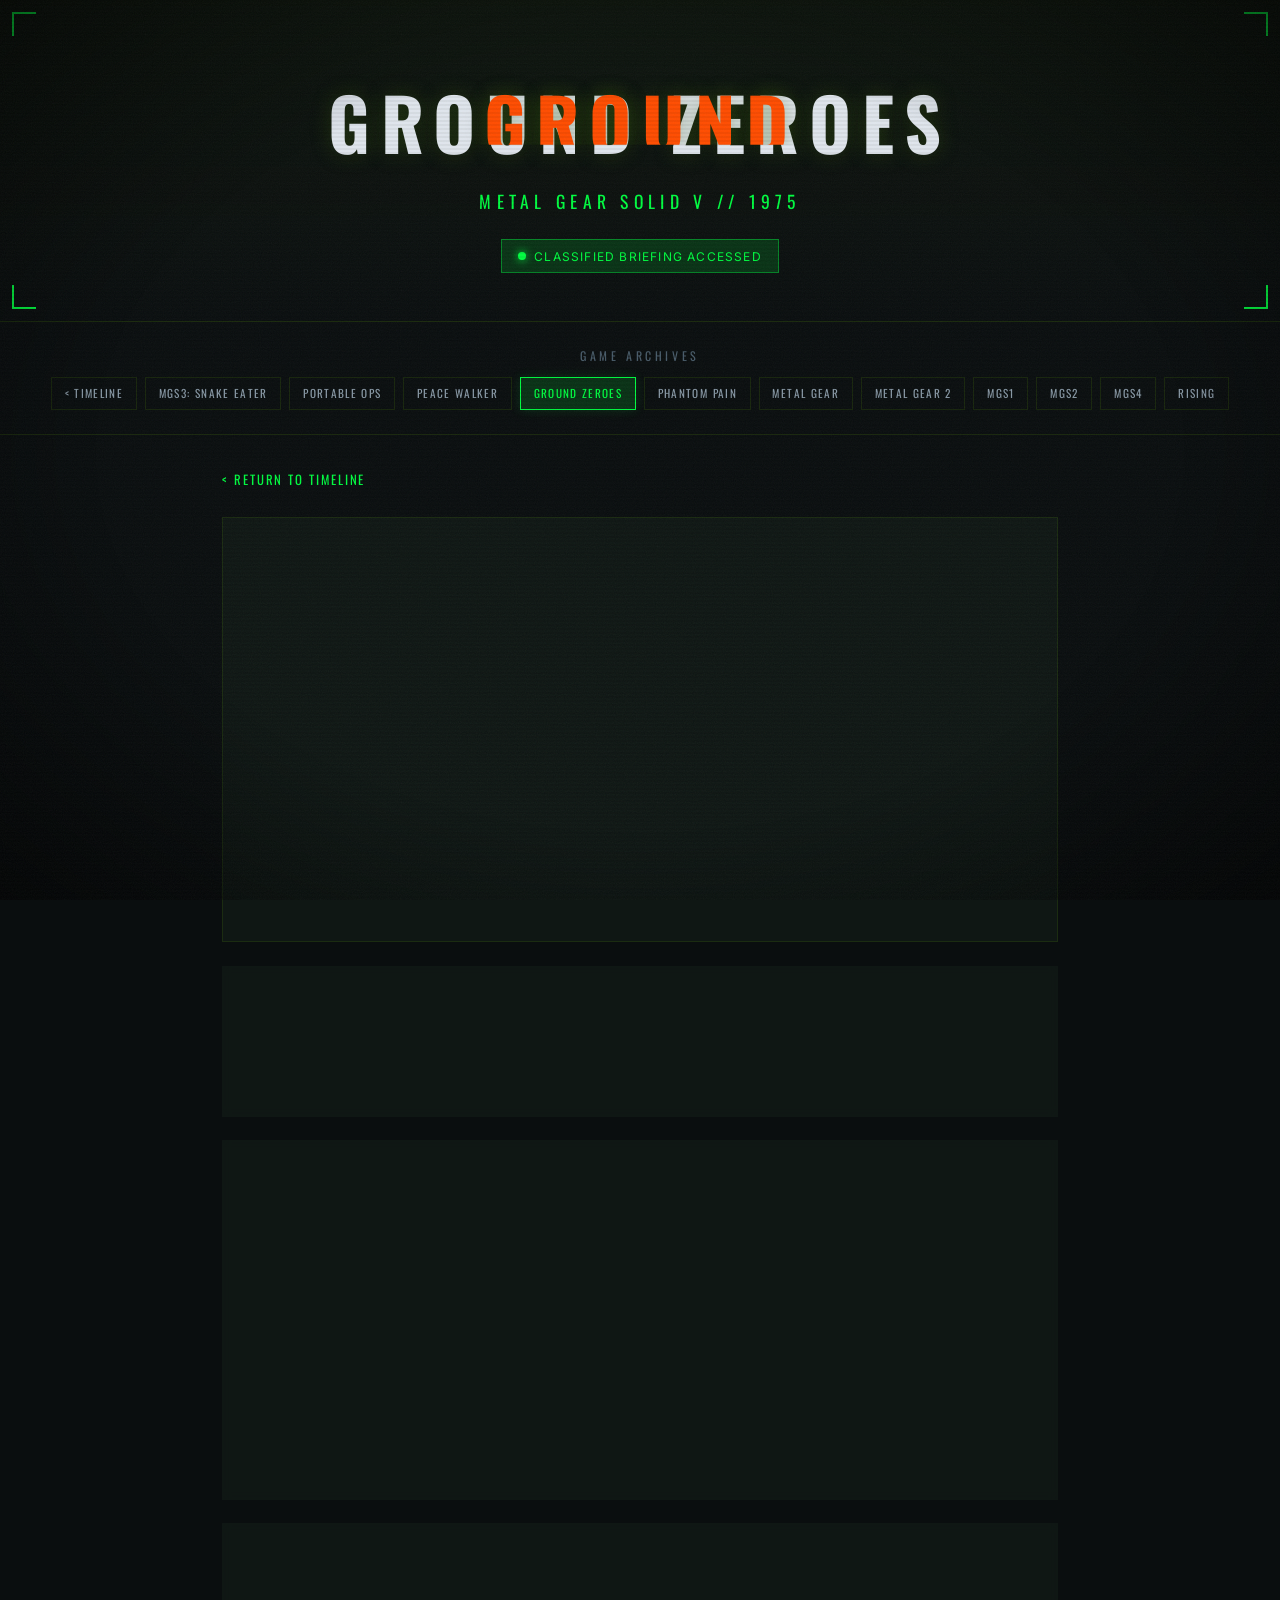
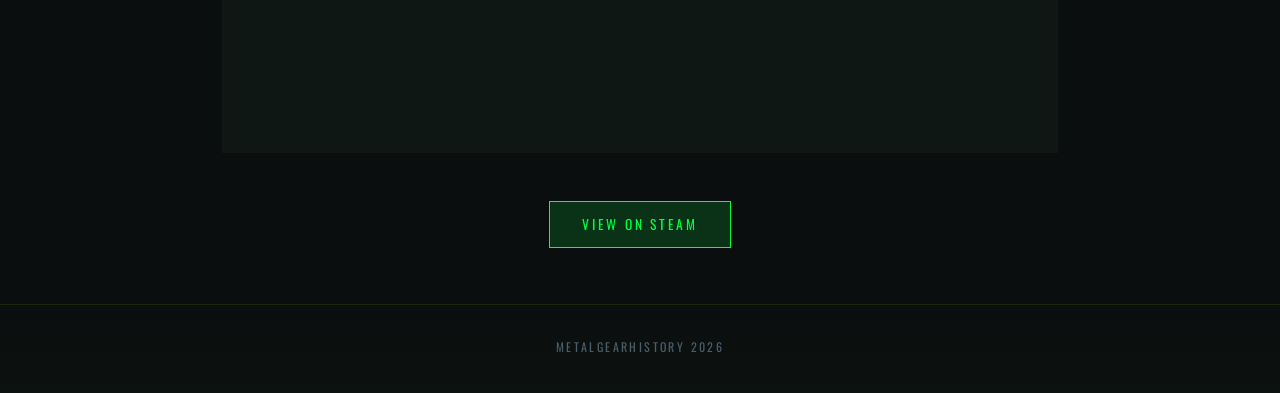
<file: games/ground-zeroes.html>
<!DOCTYPE html>
<html lang="en">
<head>
    <meta charset="UTF-8">
    <meta name="viewport" content="width=device-width, initial-scale=1.0">
    <title>Metal Gear Solid V: Ground Zeroes — MetalGearHistory</title>
    <link rel="preconnect" href="https://fonts.googleapis.com">
    <link rel="preconnect" href="https://fonts.gstatic.com" crossorigin>
    <link href="https://fonts.googleapis.com/css2?family=Oswald:wght@400;500;700&family=Inter:wght@300;400;600&display=swap" rel="stylesheet">
    <link rel="stylesheet" href="../styles.css">
</head>
<body>
    <div class="scanlines"></div>
    <div class="noise"></div>
    <div class="vignette"></div>

    <header class="hud-header" role="banner">
        <div class="hud-header__corner hud-header__corner--tl"></div>
        <div class="hud-header__corner hud-header__corner--tr"></div>
        <div class="hud-header__corner hud-header__corner--bl"></div>
        <div class="hud-header__corner hud-header__corner--br"></div>
        <div class="hud-header__content">
            <h1 class="hud-header__title" data-text="GROUND ZEROES">GROUND ZEROES</h1>
            <p class="hud-header__subtitle">METAL GEAR SOLID V // 1975</p>
            <div class="hud-header__status">
                <span class="status-dot"></span>
                <span class="status-text">CLASSIFIED BRIEFING ACCESSED</span>
            </div>
        </div>
    </header>

    <nav class="game-nav" role="navigation" aria-label="Game pages">
        <div class="game-nav__title">GAME ARCHIVES</div>
        <div class="game-nav__links">
            <a href="../index.html" class="game-nav__link">&lt; TIMELINE</a>
            <a href="mgs3-snake-eater.html" class="game-nav__link">MGS3: Snake Eater</a>
            <a href="portable-ops.html" class="game-nav__link">Portable Ops</a>
            <a href="peace-walker.html" class="game-nav__link">Peace Walker</a>
            <a href="ground-zeroes.html" class="game-nav__link game-nav__link--active">Ground Zeroes</a>
            <a href="phantom-pain.html" class="game-nav__link">Phantom Pain</a>
            <a href="metal-gear.html" class="game-nav__link">Metal Gear</a>
            <a href="metal-gear-2.html" class="game-nav__link">Metal Gear 2</a>
            <a href="metal-gear-solid-1.html" class="game-nav__link">MGS1</a>
            <a href="metal-gear-solid-2.html" class="game-nav__link">MGS2</a>
            <a href="metal-gear-solid-4.html" class="game-nav__link">MGS4</a>
            <a href="rising-revengeance.html" class="game-nav__link">Rising</a>
        </div>
    </nav>

    <main class="game-page" role="main">
        <div class="game-page__back">
            <a href="../index.html" class="hud-link">&lt; RETURN TO TIMELINE</a>
        </div>

        <div class="game-page__content">
            <div class="game-page__trailer">
                <iframe width="100%" height="400" src="https://www.youtube.com/embed/haMLxLbN2WI" title="Metal Gear Solid V: Ground Zeroes Trailer" frameborder="0" allow="accelerometer; autoplay; clipboard-write; encrypted-media; gyroscope; picture-in-picture" allowfullscreen loading="lazy"></iframe>
            </div>

            <div class="knowledge-card">
                <h2 class="knowledge-card__title">Metal Gear Solid V: Ground Zeroes</h2>
                <p class="knowledge-card__operatives">Big Boss // Paz Ortega Andrade // Skull Face</p>
                <div class="knowledge-card__meta">
                    <span class="meta-tag meta-tag--primary">1975</span>
                    <span class="meta-tag meta-tag--primary">Cold War</span>
                    <span class="meta-tag meta-tag--primary">PS3 / PS4 / Xbox 360 / Xbox One / PC</span>
                </div>
            </div>

            <div class="game-page__section">
                <h3 class="game-page__section-title">MISSION BRIEFING</h3>
                <p class="game-page__section-text">
                    Metal Gear Solid V: Ground Zeroes is a 2014 action-adventure stealth game developed by Kojima Productions and published by Konami. Serving as the prologue to Metal Gear Solid V: The Phantom Pain, Ground Zeroes is set in 1975, one year after the events of Peace Walker. The story follows Big Boss and his Militaires Sans Frontières as they are tasked with rescuing two hostages from a Cuban military base: Paz Ortega Andrade, a KGB agent who knows the location of MSF's Mother Base, and Ricardo Valenciano Libre, a child soldier known as Chico. The mission is orchestrated by XOF—a covert CIA black-ops unit commanded by Skull Face—as part of "Operation Skull Face," designed to eliminate Big Boss and seize control of MSF's nuclear stockpile. The game introduced an open-world design, a new stealth mechanic with reactive AI, and a weather cycle system. Despite its short length (approximately 2-3 hours for the main mission), Ground Zeroes was praised for its polished gameplay, stunning graphics powered by the FOX Engine, and its devastating narrative climax that sets the stage for The Phantom Pain.
                </p>
            </div>

            <div class="game-page__section">
                <h3 class="game-page__section-title">SUMMARY</h3>
                <p class="game-page__section-text">
                    In 1975, Big Boss infiltrates Camp Omega in Cuba to rescue hostages Paz and Chico. The mission succeeds tactically but results in a devastating XOF attack on Mother Base. Big Boss and his Medic are critically wounded during the assault. In the aftermath, the Medic undergoes cranial reconstruction and identity rewriting, emerging as Venom Snake—a body double who assumes Big Boss's identity to protect the real Big Boss as he enters a nine-year coma. The destruction of MSF marks the end of Big Boss's first attempt at an independent military state.
                </p>
            </div>

            <div class="game-page__steam">
                <a href="https://store.steampowered.com/app/311340" target="_blank" rel="noopener noreferrer" class="steam-btn">
                    VIEW ON STEAM
                </a>
            </div>
        </div>
    </main>

    <footer class="hud-footer" role="contentinfo">
        <div class="hud-footer__content">
            <p class="hud-footer__text">MetalGearHistory 2026</p>
        </div>
    </footer>

    <script src="../script.js"></script>
</body>
</html>
</file>
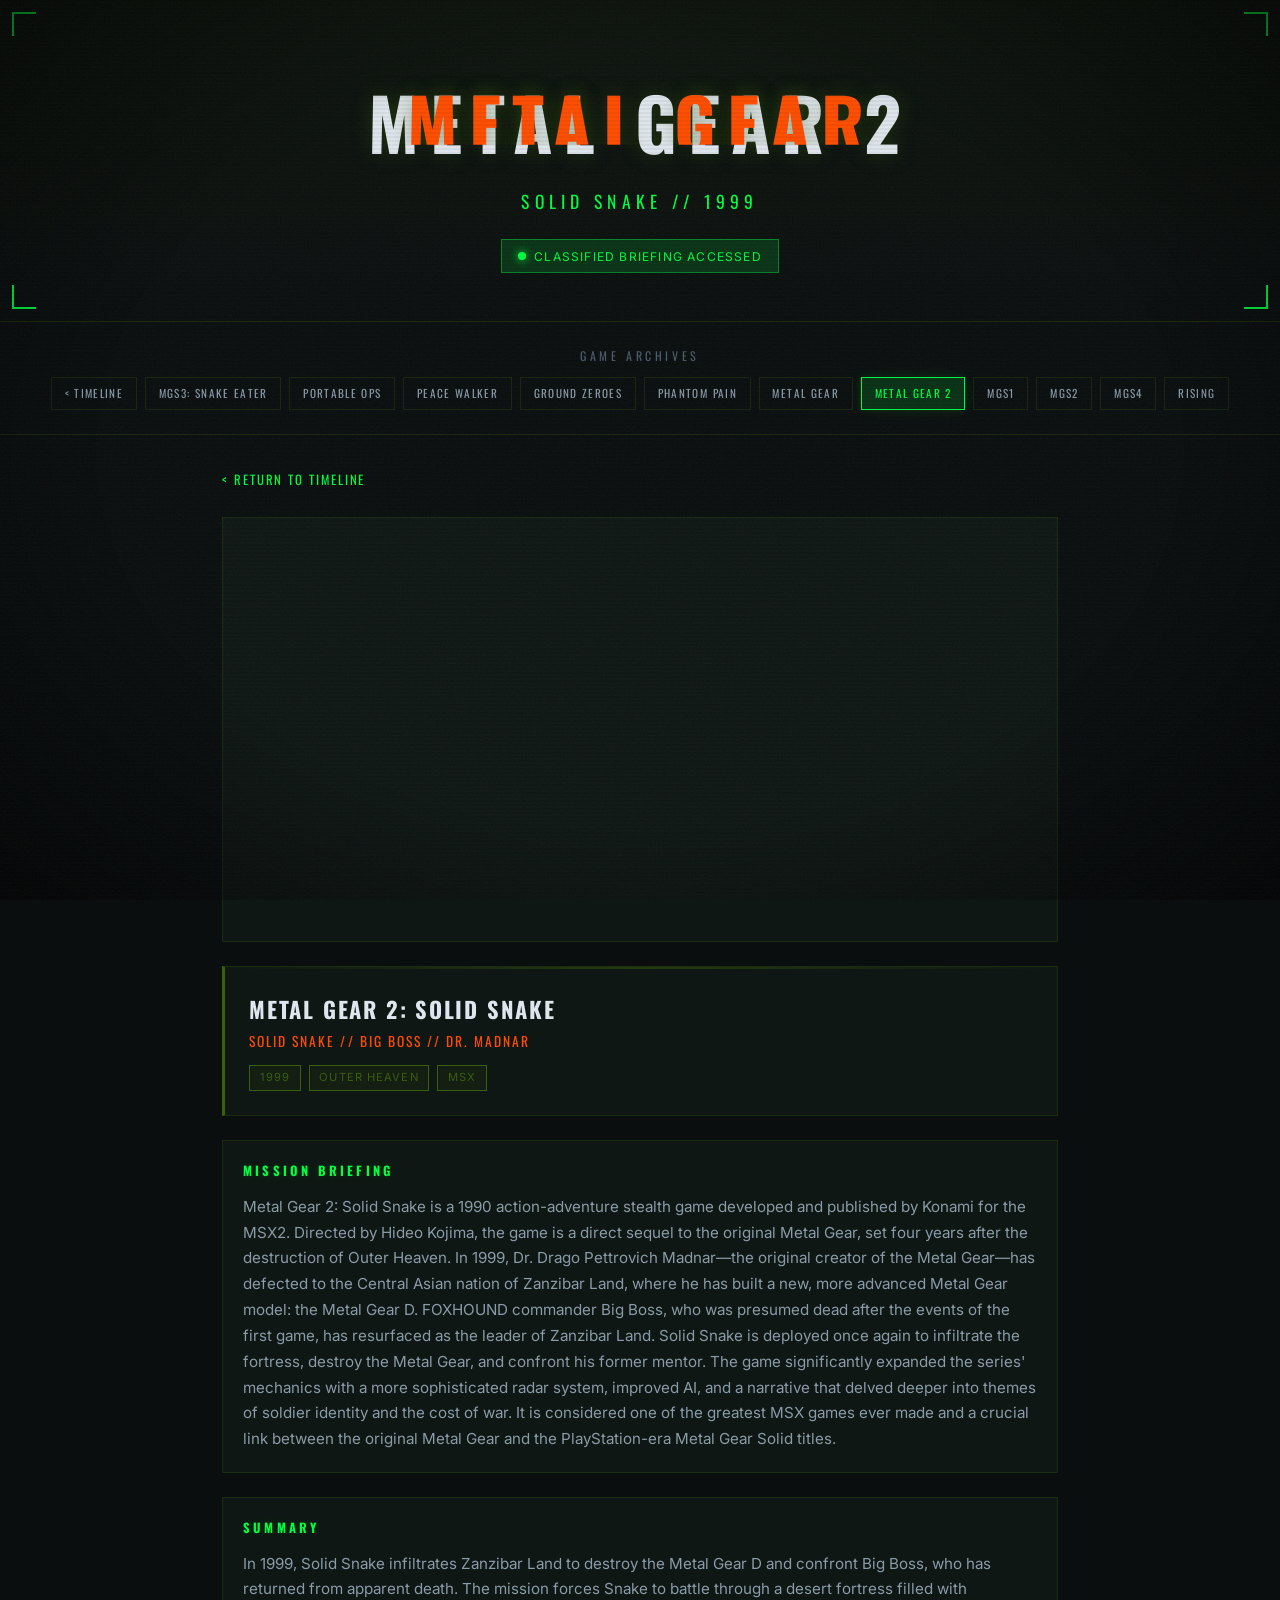
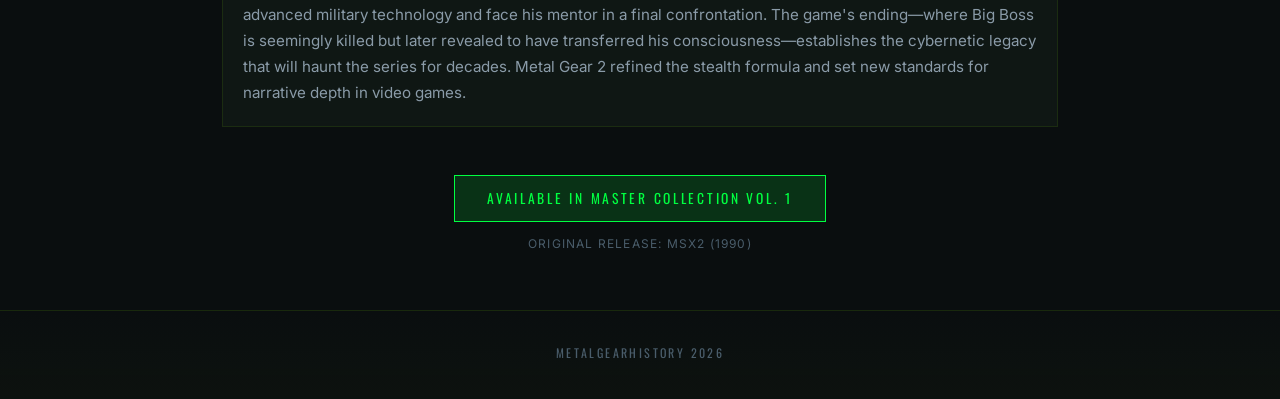
<file: games/metal-gear-2.html>
<!DOCTYPE html>
<html lang="en">
<head>
    <meta charset="UTF-8">
    <meta name="viewport" content="width=device-width, initial-scale=1.0">
    <title>Metal Gear 2: Solid Snake — MetalGearHistory</title>
    <link rel="preconnect" href="https://fonts.googleapis.com">
    <link rel="preconnect" href="https://fonts.gstatic.com" crossorigin>
    <link href="https://fonts.googleapis.com/css2?family=Oswald:wght@400;500;700&family=Inter:wght@300;400;600&display=swap" rel="stylesheet">
    <link rel="stylesheet" href="../styles.css">
</head>
<body>
    <div class="scanlines"></div>
    <div class="noise"></div>
    <div class="vignette"></div>

    <header class="hud-header" role="banner">
        <div class="hud-header__corner hud-header__corner--tl"></div>
        <div class="hud-header__corner hud-header__corner--tr"></div>
        <div class="hud-header__corner hud-header__corner--bl"></div>
        <div class="hud-header__corner hud-header__corner--br"></div>
        <div class="hud-header__content">
            <h1 class="hud-header__title" data-text="METAL GEAR 2">METAL GEAR 2</h1>
            <p class="hud-header__subtitle">SOLID SNAKE // 1999</p>
            <div class="hud-header__status">
                <span class="status-dot"></span>
                <span class="status-text">CLASSIFIED BRIEFING ACCESSED</span>
            </div>
        </div>
    </header>

    <nav class="game-nav" role="navigation" aria-label="Game pages">
        <div class="game-nav__title">GAME ARCHIVES</div>
        <div class="game-nav__links">
            <a href="../index.html" class="game-nav__link">&lt; TIMELINE</a>
            <a href="mgs3-snake-eater.html" class="game-nav__link">MGS3: Snake Eater</a>
            <a href="portable-ops.html" class="game-nav__link">Portable Ops</a>
            <a href="peace-walker.html" class="game-nav__link">Peace Walker</a>
            <a href="ground-zeroes.html" class="game-nav__link">Ground Zeroes</a>
            <a href="phantom-pain.html" class="game-nav__link">Phantom Pain</a>
            <a href="metal-gear.html" class="game-nav__link">Metal Gear</a>
            <a href="metal-gear-2.html" class="game-nav__link game-nav__link--active">Metal Gear 2</a>
            <a href="metal-gear-solid-1.html" class="game-nav__link">MGS1</a>
            <a href="metal-gear-solid-2.html" class="game-nav__link">MGS2</a>
            <a href="metal-gear-solid-4.html" class="game-nav__link">MGS4</a>
            <a href="rising-revengeance.html" class="game-nav__link">Rising</a>
        </div>
    </nav>

    <main class="game-page" role="main">
        <div class="game-page__back">
            <a href="../index.html" class="hud-link">&lt; RETURN TO TIMELINE</a>
        </div>

        <div class="game-page__content">
            <div class="game-page__trailer">
                <iframe width="100%" height="400" src="https://www.youtube.com/embed/7qkGfDDpK6c" title="Metal Gear Solid: Master Collection Vol. 1 Trailer" frameborder="0" allow="accelerometer; autoplay; clipboard-write; encrypted-media; gyroscope; picture-in-picture" allowfullscreen loading="lazy"></iframe>
            </div>

            <div class="knowledge-card">
                <h2 class="knowledge-card__title">Metal Gear 2: Solid Snake</h2>
                <p class="knowledge-card__operatives">Solid Snake // Big Boss // Dr. Madnar</p>
                <div class="knowledge-card__meta">
                    <span class="meta-tag meta-tag--primary">1999</span>
                    <span class="meta-tag meta-tag--primary">Outer Heaven</span>
                    <span class="meta-tag meta-tag--primary">MSX</span>
                </div>
            </div>

            <div class="game-page__section">
                <h3 class="game-page__section-title">MISSION BRIEFING</h3>
                <p class="game-page__section-text">
                    Metal Gear 2: Solid Snake is a 1990 action-adventure stealth game developed and published by Konami for the MSX2. Directed by Hideo Kojima, the game is a direct sequel to the original Metal Gear, set four years after the destruction of Outer Heaven. In 1999, Dr. Drago Pettrovich Madnar—the original creator of the Metal Gear—has defected to the Central Asian nation of Zanzibar Land, where he has built a new, more advanced Metal Gear model: the Metal Gear D. FOXHOUND commander Big Boss, who was presumed dead after the events of the first game, has resurfaced as the leader of Zanzibar Land. Solid Snake is deployed once again to infiltrate the fortress, destroy the Metal Gear, and confront his former mentor. The game significantly expanded the series' mechanics with a more sophisticated radar system, improved AI, and a narrative that delved deeper into themes of soldier identity and the cost of war. It is considered one of the greatest MSX games ever made and a crucial link between the original Metal Gear and the PlayStation-era Metal Gear Solid titles.
                </p>
            </div>

            <div class="game-page__section">
                <h3 class="game-page__section-title">SUMMARY</h3>
                <p class="game-page__section-text">
                    In 1999, Solid Snake infiltrates Zanzibar Land to destroy the Metal Gear D and confront Big Boss, who has returned from apparent death. The mission forces Snake to battle through a desert fortress filled with advanced military technology and face his mentor in a final confrontation. The game's ending—where Big Boss is seemingly killed but later revealed to have transferred his consciousness—establishes the cybernetic legacy that will haunt the series for decades. Metal Gear 2 refined the stealth formula and set new standards for narrative depth in video games.
                </p>
            </div>

            <div class="game-page__steam">
                <a href="https://store.steampowered.com/sub/886315" target="_blank" rel="noopener noreferrer" class="steam-btn">
                    AVAILABLE IN MASTER COLLECTION VOL. 1
                </a>
                <p class="game-page__steam-note">Original release: MSX2 (1990)</p>
            </div>
        </div>
    </main>

    <footer class="hud-footer" role="contentinfo">
        <div class="hud-footer__content">
            <p class="hud-footer__text">MetalGearHistory 2026</p>
        </div>
    </footer>

    <script src="../script.js"></script>
</body>
</html>
</file>
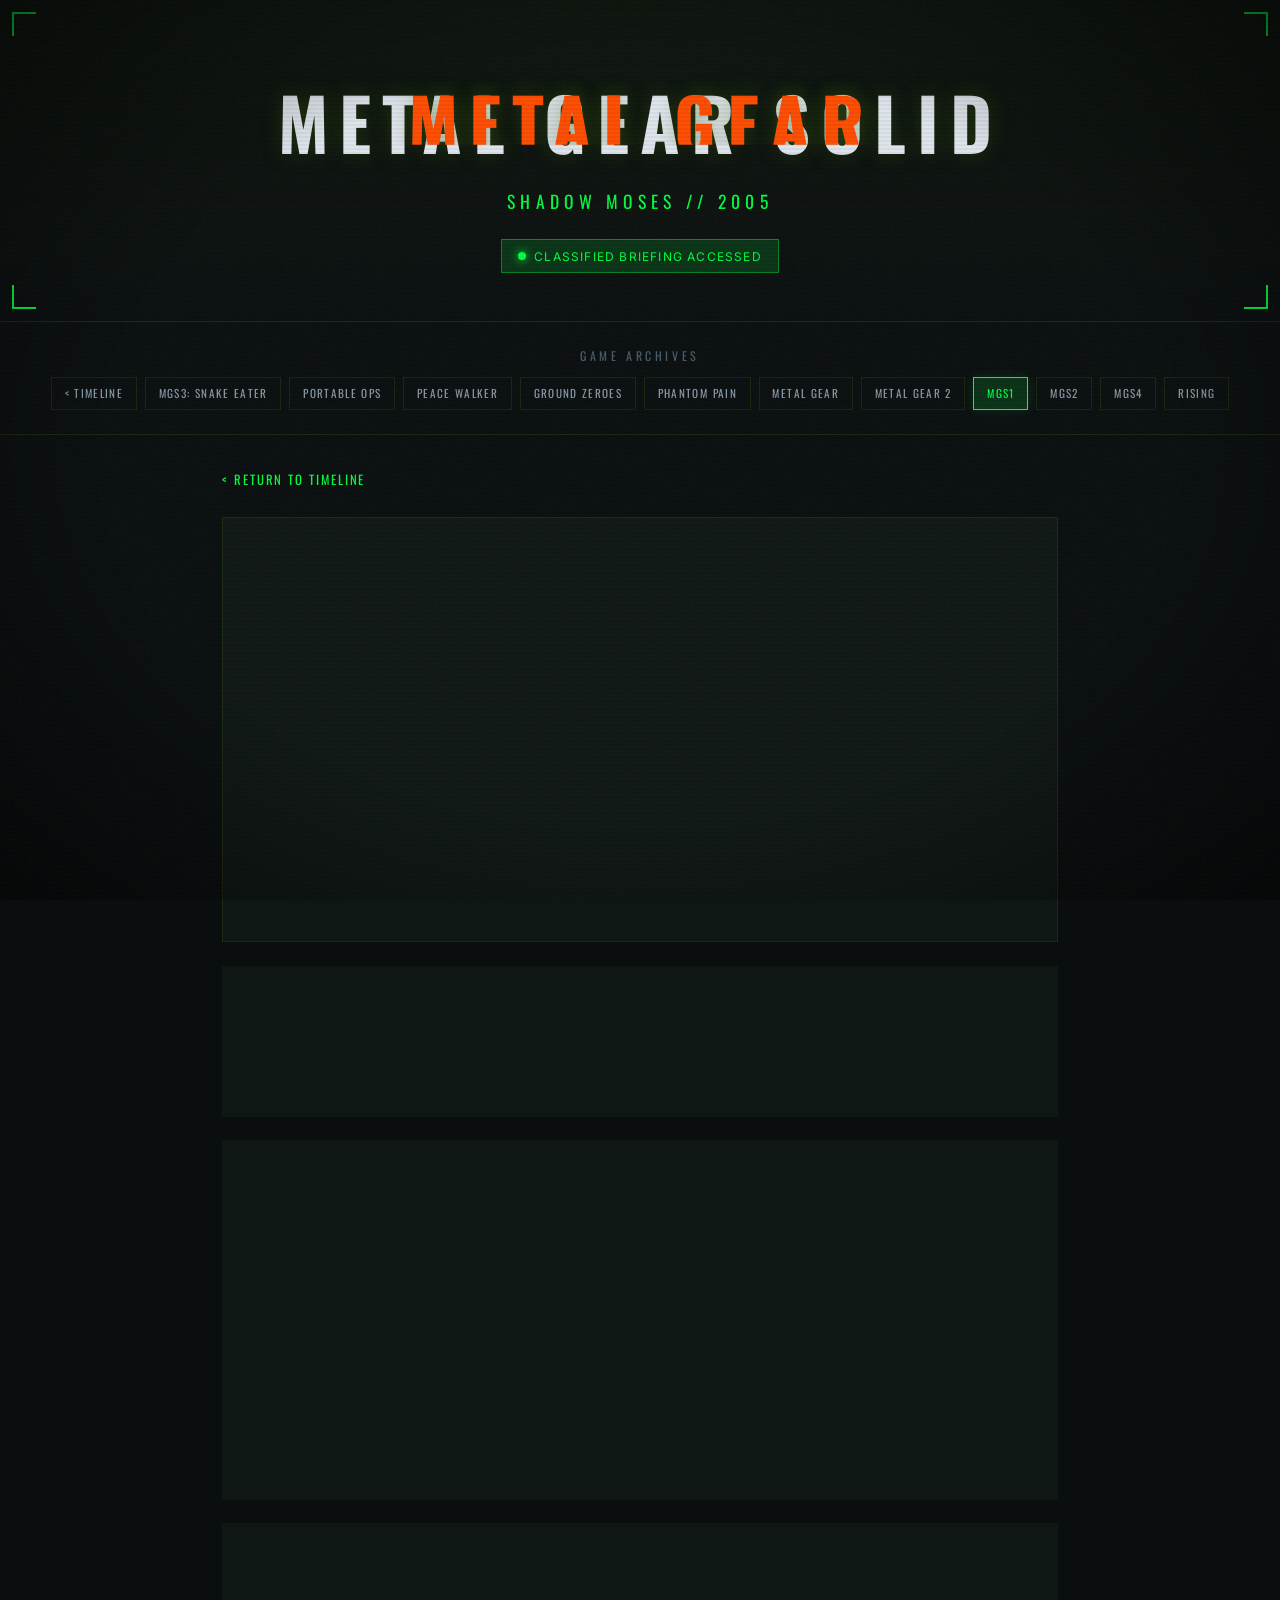
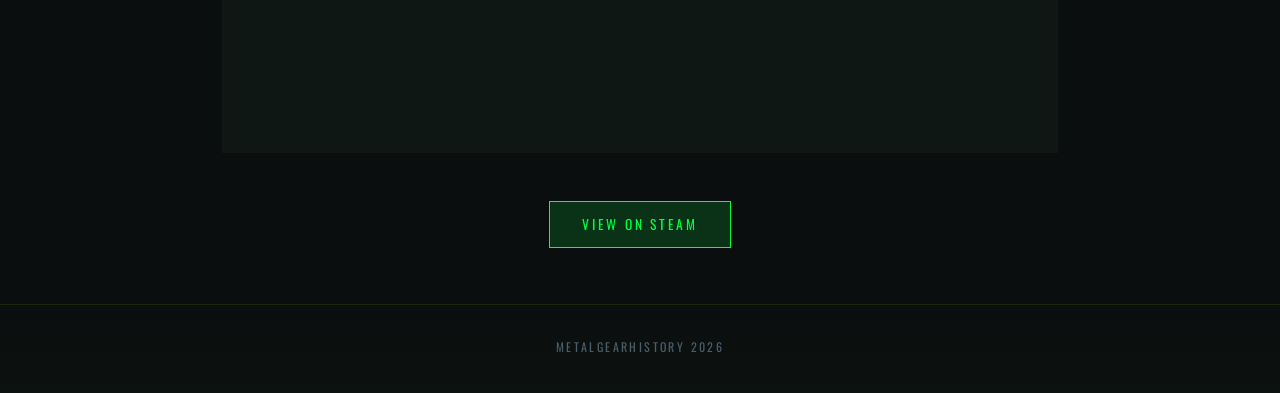
<file: games/metal-gear-solid-1.html>
<!DOCTYPE html>
<html lang="en">
<head>
    <meta charset="UTF-8">
    <meta name="viewport" content="width=device-width, initial-scale=1.0">
    <title>Metal Gear Solid — MetalGearHistory</title>
    <link rel="preconnect" href="https://fonts.googleapis.com">
    <link rel="preconnect" href="https://fonts.gstatic.com" crossorigin>
    <link href="https://fonts.googleapis.com/css2?family=Oswald:wght@400;500;700&family=Inter:wght@300;400;600&display=swap" rel="stylesheet">
    <link rel="stylesheet" href="../styles.css">
</head>
<body>
    <div class="scanlines"></div>
    <div class="noise"></div>
    <div class="vignette"></div>

    <header class="hud-header" role="banner">
        <div class="hud-header__corner hud-header__corner--tl"></div>
        <div class="hud-header__corner hud-header__corner--tr"></div>
        <div class="hud-header__corner hud-header__corner--bl"></div>
        <div class="hud-header__corner hud-header__corner--br"></div>
        <div class="hud-header__content">
            <h1 class="hud-header__title" data-text="METAL GEAR SOLID">METAL GEAR SOLID</h1>
            <p class="hud-header__subtitle">SHADOW MOSES // 2005</p>
            <div class="hud-header__status">
                <span class="status-dot"></span>
                <span class="status-text">CLASSIFIED BRIEFING ACCESSED</span>
            </div>
        </div>
    </header>

    <nav class="game-nav" role="navigation" aria-label="Game pages">
        <div class="game-nav__title">GAME ARCHIVES</div>
        <div class="game-nav__links">
            <a href="../index.html" class="game-nav__link">&lt; TIMELINE</a>
            <a href="mgs3-snake-eater.html" class="game-nav__link">MGS3: Snake Eater</a>
            <a href="portable-ops.html" class="game-nav__link">Portable Ops</a>
            <a href="peace-walker.html" class="game-nav__link">Peace Walker</a>
            <a href="ground-zeroes.html" class="game-nav__link">Ground Zeroes</a>
            <a href="phantom-pain.html" class="game-nav__link">Phantom Pain</a>
            <a href="metal-gear.html" class="game-nav__link">Metal Gear</a>
            <a href="metal-gear-2.html" class="game-nav__link">Metal Gear 2</a>
            <a href="metal-gear-solid-1.html" class="game-nav__link game-nav__link--active">MGS1</a>
            <a href="metal-gear-solid-2.html" class="game-nav__link">MGS2</a>
            <a href="metal-gear-solid-4.html" class="game-nav__link">MGS4</a>
            <a href="rising-revengeance.html" class="game-nav__link">Rising</a>
        </div>
    </nav>

    <main class="game-page" role="main">
        <div class="game-page__back">
            <a href="../index.html" class="hud-link">&lt; RETURN TO TIMELINE</a>
        </div>

        <div class="game-page__content">
            <div class="game-page__trailer">
                <iframe width="100%" height="400" src="https://www.youtube.com/embed/5SA5VVBb2bU" title="Metal Gear Solid 1998 Trailer" frameborder="0" allow="accelerometer; autoplay; clipboard-write; encrypted-media; gyroscope; picture-in-picture" allowfullscreen loading="lazy"></iframe>
            </div>

            <div class="knowledge-card">
                <h2 class="knowledge-card__title">Metal Gear Solid</h2>
                <p class="knowledge-card__operatives">Solid Snake // Liquid Snake // Gray Fox</p>
                <div class="knowledge-card__meta">
                    <span class="meta-tag meta-tag--primary">2005</span>
                    <span class="meta-tag meta-tag--primary">Shadow Moses</span>
                    <span class="meta-tag meta-tag--primary">PlayStation</span>
                </div>
            </div>

            <div class="game-page__section">
                <h3 class="game-page__section-title">MISSION BRIEFING</h3>
                <p class="game-page__section-text">
                    Metal Gear Solid is a 1998 action-adventure stealth game developed and published by Konami for the PlayStation. Directed by Hideo Kojima, the game is widely regarded as one of the greatest video games ever made and revolutionized the gaming industry with its cinematic presentation, complex narrative, and innovative gameplay mechanics. The story follows Solid Snake, a retired FOXHOUND operative living in Alaska, who is coerced into infiltrating Shadow Moses Island—a remote nuclear weapons disposal facility in the Arctic Circle. FOXHOUND, a renegade special forces unit led by Liquid Snake, has seized the island and threatened to launch a nuclear warhead unless their demands are met. Snake must navigate through the facility, face off against the Genome Soldiers, and confront the Cyborg Ninja (Gray Fox). The game introduces Metal Gear REX, a nuclear-armed bipedal tank, and reveals that Liquid is Snake's genetic brother—a product of the Les Enfants Terribles project. The original PlayStation version was later remade as Metal Gear Solid: The Twin Snakes for the Nintendo GameCube in 2004, and both versions are included in the Metal Gear Solid: Master Collection Vol. 1.
                </p>
            </div>

            <div class="game-page__section">
                <h3 class="game-page__section-title">SUMMARY</h3>
                <p class="game-page__section-text">
                    In 2005, Solid Snake infiltrates Shadow Moses Island to stop FOXHOUND's armed takeover and prevent a nuclear launch. He faces Liquid Snake, his genetic brother; Metal Gear REX, the ultimate weapon; and the Cyborg Ninja, a mysterious masked warrior. The mission reveals the Patriots' manipulation of global events, the existence of the Genome Soldiers, and the tragic legacy of the Les Enfants Terribles project. Snake's success comes at a great personal cost, establishing him as a legendary soldier and setting the stage for the events of Metal Gear Solid 2.
                </p>
            </div>

            <div class="game-page__steam">
                <a href="https://store.steampowered.com/app/2131630" target="_blank" rel="noopener noreferrer" class="steam-btn">
                    VIEW ON STEAM
                </a>
            </div>
        </div>
    </main>

    <footer class="hud-footer" role="contentinfo">
        <div class="hud-footer__content">
            <p class="hud-footer__text">MetalGearHistory 2026</p>
        </div>
    </footer>

    <script src="../script.js"></script>
</body>
</html>
</file>
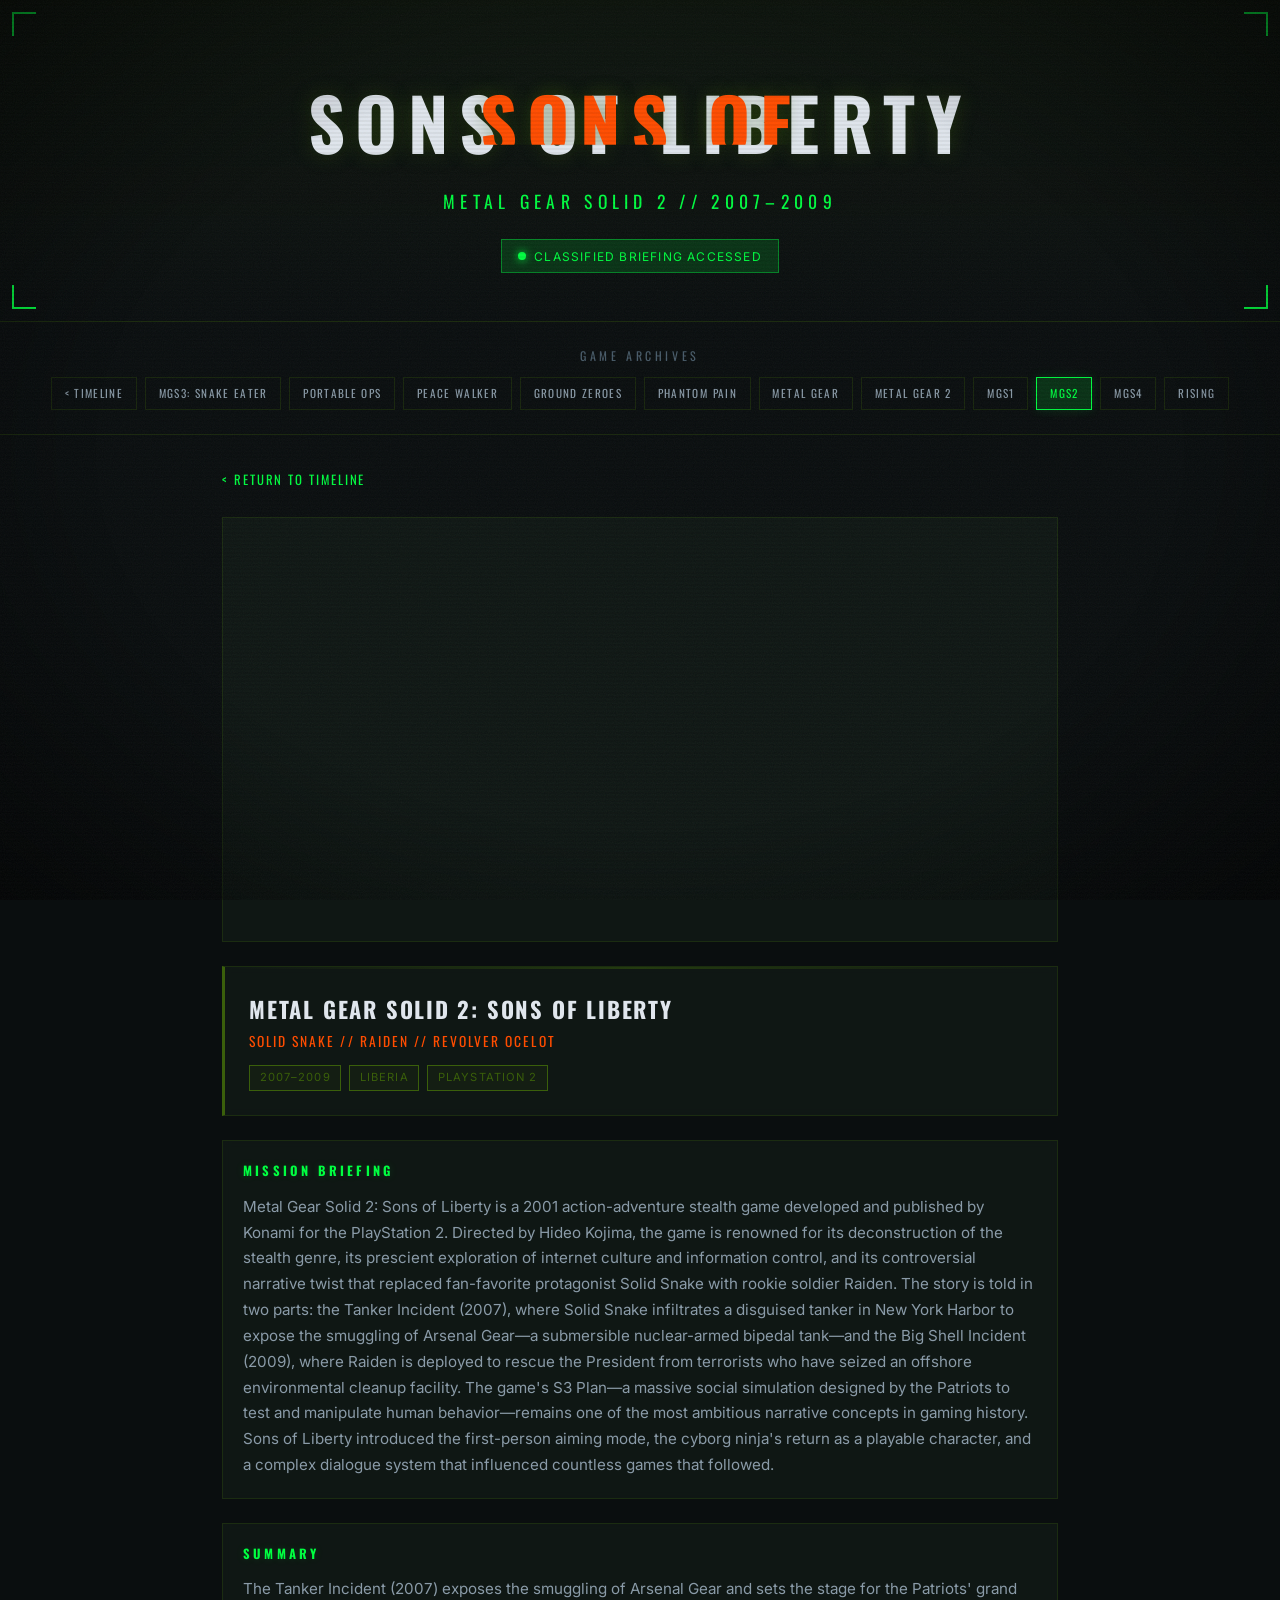
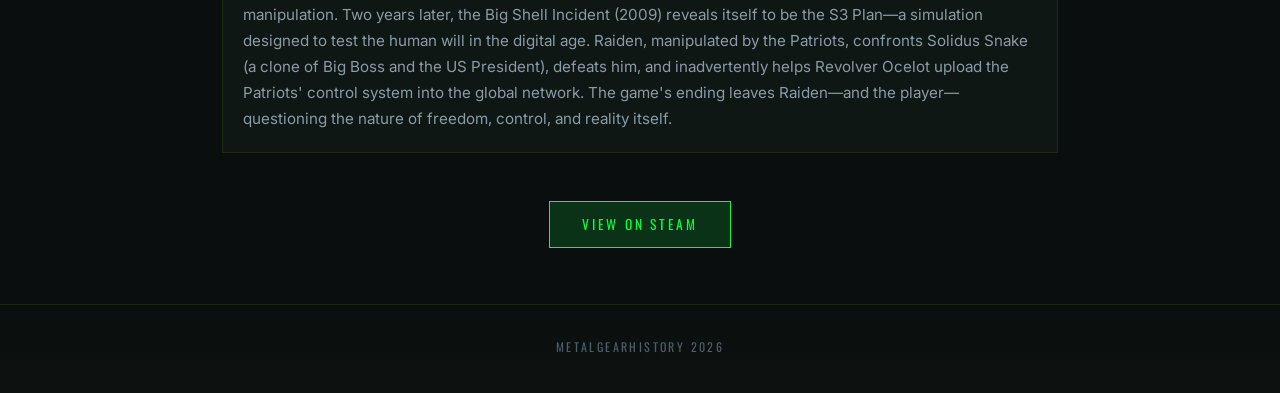
<file: games/metal-gear-solid-2.html>
<!DOCTYPE html>
<html lang="en">
<head>
    <meta charset="UTF-8">
    <meta name="viewport" content="width=device-width, initial-scale=1.0">
    <title>Metal Gear Solid 2: Sons of Liberty — MetalGearHistory</title>
    <link rel="preconnect" href="https://fonts.googleapis.com">
    <link rel="preconnect" href="https://fonts.gstatic.com" crossorigin>
    <link href="https://fonts.googleapis.com/css2?family=Oswald:wght@400;500;700&family=Inter:wght@300;400;600&display=swap" rel="stylesheet">
    <link rel="stylesheet" href="../styles.css">
</head>
<body>
    <div class="scanlines"></div>
    <div class="noise"></div>
    <div class="vignette"></div>

    <header class="hud-header" role="banner">
        <div class="hud-header__corner hud-header__corner--tl"></div>
        <div class="hud-header__corner hud-header__corner--tr"></div>
        <div class="hud-header__corner hud-header__corner--bl"></div>
        <div class="hud-header__corner hud-header__corner--br"></div>
        <div class="hud-header__content">
            <h1 class="hud-header__title" data-text="SONS OF LIBERTY">SONS OF LIBERTY</h1>
            <p class="hud-header__subtitle">METAL GEAR SOLID 2 // 2007–2009</p>
            <div class="hud-header__status">
                <span class="status-dot"></span>
                <span class="status-text">CLASSIFIED BRIEFING ACCESSED</span>
            </div>
        </div>
    </header>

    <nav class="game-nav" role="navigation" aria-label="Game pages">
        <div class="game-nav__title">GAME ARCHIVES</div>
        <div class="game-nav__links">
            <a href="../index.html" class="game-nav__link">&lt; TIMELINE</a>
            <a href="mgs3-snake-eater.html" class="game-nav__link">MGS3: Snake Eater</a>
            <a href="portable-ops.html" class="game-nav__link">Portable Ops</a>
            <a href="peace-walker.html" class="game-nav__link">Peace Walker</a>
            <a href="ground-zeroes.html" class="game-nav__link">Ground Zeroes</a>
            <a href="phantom-pain.html" class="game-nav__link">Phantom Pain</a>
            <a href="metal-gear.html" class="game-nav__link">Metal Gear</a>
            <a href="metal-gear-2.html" class="game-nav__link">Metal Gear 2</a>
            <a href="metal-gear-solid-1.html" class="game-nav__link">MGS1</a>
            <a href="metal-gear-solid-2.html" class="game-nav__link game-nav__link--active">MGS2</a>
            <a href="metal-gear-solid-4.html" class="game-nav__link">MGS4</a>
            <a href="rising-revengeance.html" class="game-nav__link">Rising</a>
        </div>
    </nav>

    <main class="game-page" role="main">
        <div class="game-page__back">
            <a href="../index.html" class="hud-link">&lt; RETURN TO TIMELINE</a>
        </div>

        <div class="game-page__content">
            <div class="game-page__trailer">
                <iframe width="100%" height="400" src="https://www.youtube.com/embed/PjM4ZGHRqrs" title="Metal Gear Solid 2: Sons of Liberty Trailer" frameborder="0" allow="accelerometer; autoplay; clipboard-write; encrypted-media; gyroscope; picture-in-picture" allowfullscreen loading="lazy"></iframe>
            </div>

            <div class="knowledge-card">
                <h2 class="knowledge-card__title">Metal Gear Solid 2: Sons of Liberty</h2>
                <p class="knowledge-card__operatives">Solid Snake // Raiden // Revolver Ocelot</p>
                <div class="knowledge-card__meta">
                    <span class="meta-tag meta-tag--primary">2007–2009</span>
                    <span class="meta-tag meta-tag--primary">Liberia</span>
                    <span class="meta-tag meta-tag--primary">PlayStation 2</span>
                </div>
            </div>

            <div class="game-page__section">
                <h3 class="game-page__section-title">MISSION BRIEFING</h3>
                <p class="game-page__section-text">
                    Metal Gear Solid 2: Sons of Liberty is a 2001 action-adventure stealth game developed and published by Konami for the PlayStation 2. Directed by Hideo Kojima, the game is renowned for its deconstruction of the stealth genre, its prescient exploration of internet culture and information control, and its controversial narrative twist that replaced fan-favorite protagonist Solid Snake with rookie soldier Raiden. The story is told in two parts: the Tanker Incident (2007), where Solid Snake infiltrates a disguised tanker in New York Harbor to expose the smuggling of Arsenal Gear—a submersible nuclear-armed bipedal tank—and the Big Shell Incident (2009), where Raiden is deployed to rescue the President from terrorists who have seized an offshore environmental cleanup facility. The game's S3 Plan—a massive social simulation designed by the Patriots to test and manipulate human behavior—remains one of the most ambitious narrative concepts in gaming history. Sons of Liberty introduced the first-person aiming mode, the cyborg ninja's return as a playable character, and a complex dialogue system that influenced countless games that followed.
                </p>
            </div>

            <div class="game-page__section">
                <h3 class="game-page__section-title">SUMMARY</h3>
                <p class="game-page__section-text">
                    The Tanker Incident (2007) exposes the smuggling of Arsenal Gear and sets the stage for the Patriots' grand manipulation. Two years later, the Big Shell Incident (2009) reveals itself to be the S3 Plan—a simulation designed to test the human will in the digital age. Raiden, manipulated by the Patriots, confronts Solidus Snake (a clone of Big Boss and the US President), defeats him, and inadvertently helps Revolver Ocelot upload the Patriots' control system into the global network. The game's ending leaves Raiden—and the player—questioning the nature of freedom, control, and reality itself.
                </p>
            </div>

            <div class="game-page__steam">
                <a href="https://store.steampowered.com/app/2131640" target="_blank" rel="noopener noreferrer" class="steam-btn">
                    VIEW ON STEAM
                </a>
            </div>
        </div>
    </main>

    <footer class="hud-footer" role="contentinfo">
        <div class="hud-footer__content">
            <p class="hud-footer__text">MetalGearHistory 2026</p>
        </div>
    </footer>

    <script src="../script.js"></script>
</body>
</html>
</file>
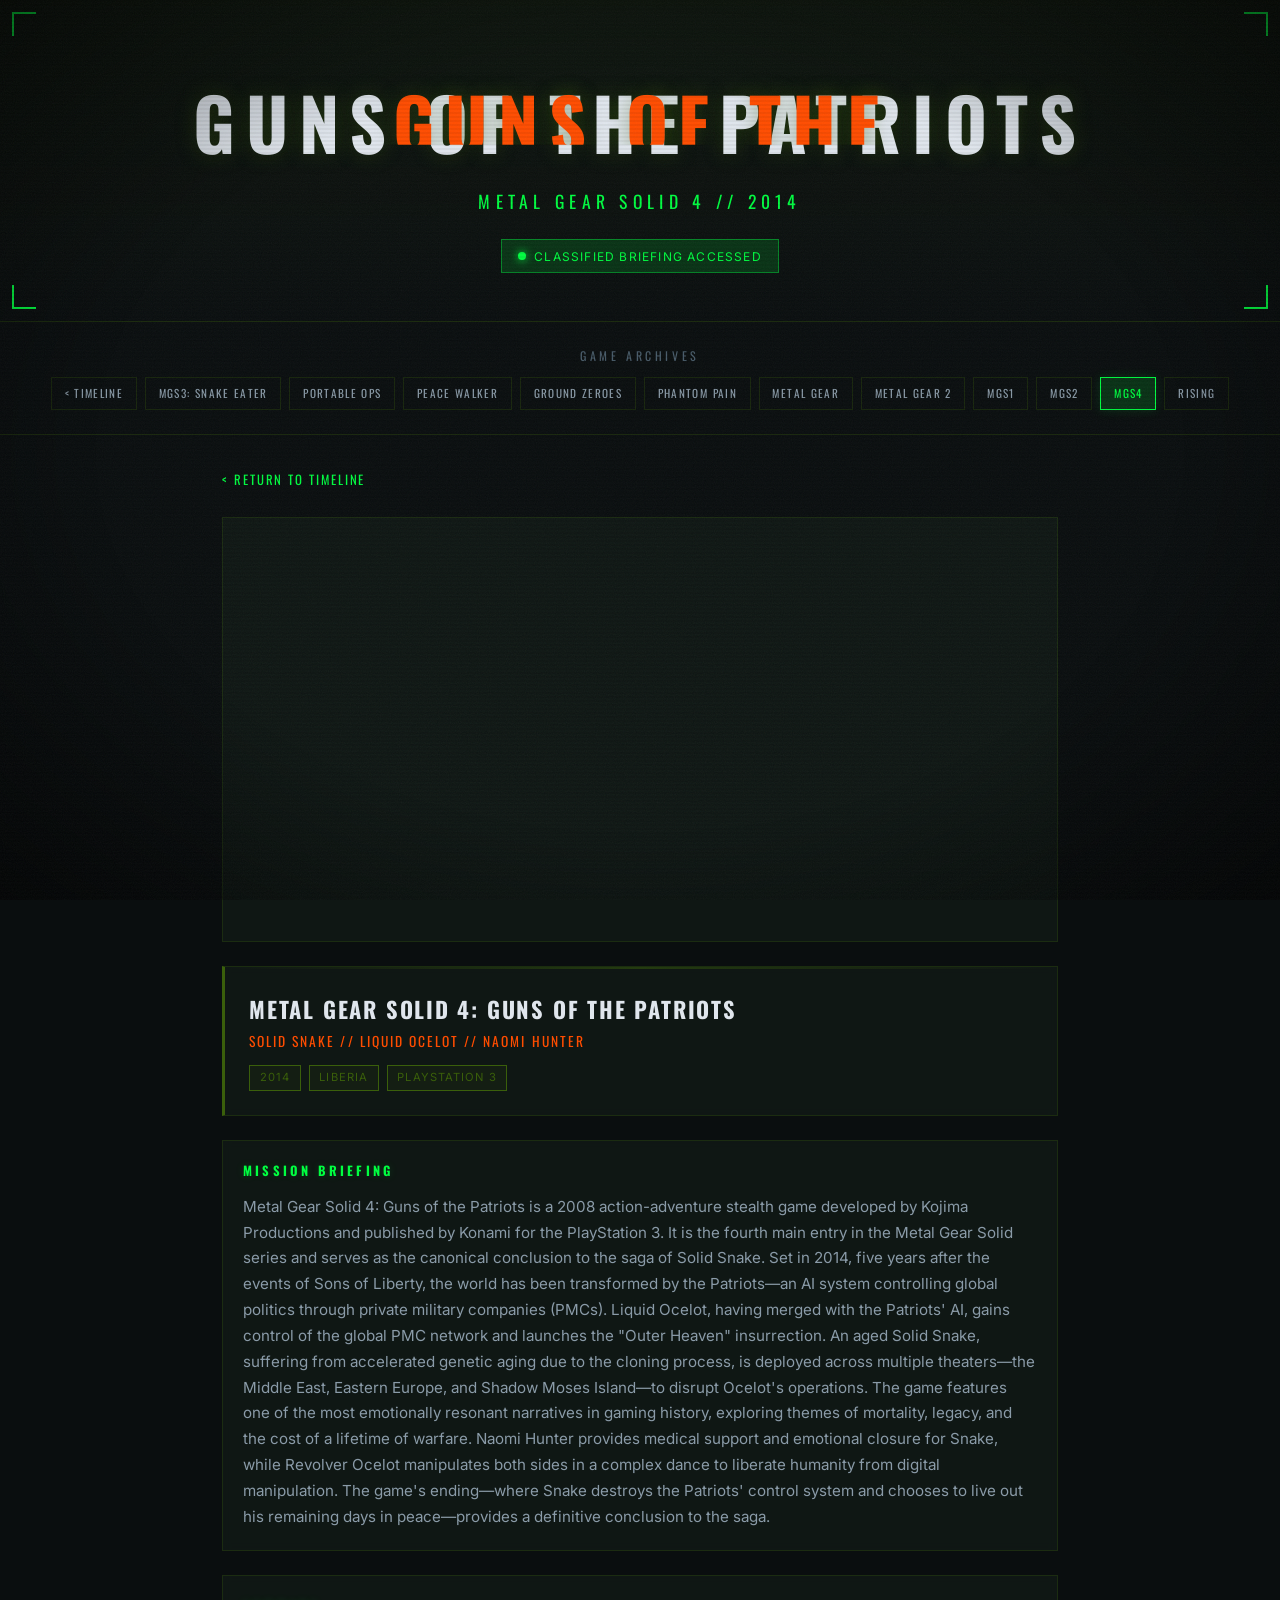
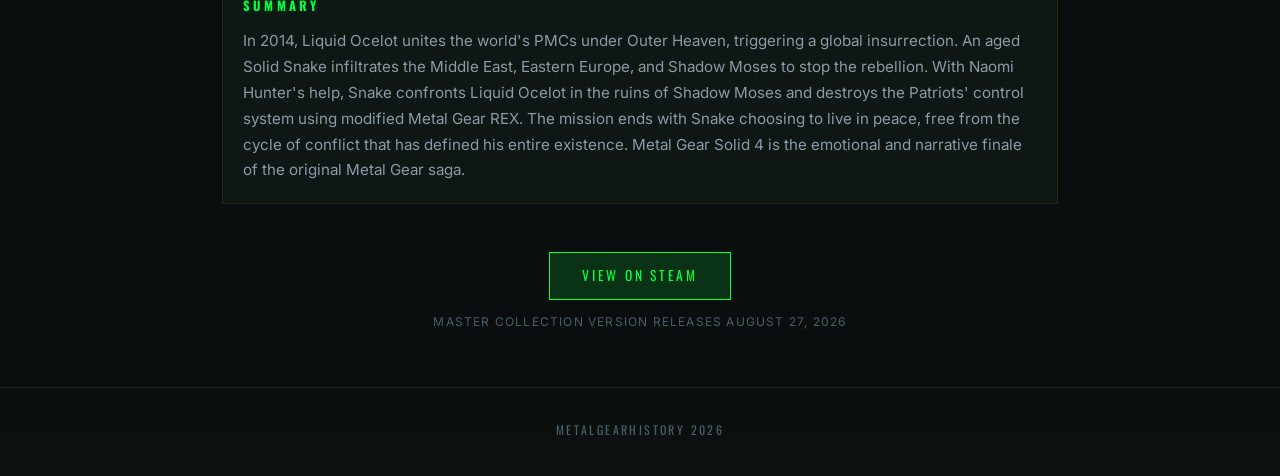
<file: games/metal-gear-solid-4.html>
<!DOCTYPE html>
<html lang="en">
<head>
    <meta charset="UTF-8">
    <meta name="viewport" content="width=device-width, initial-scale=1.0">
    <title>Metal Gear Solid 4: Guns of the Patriots — MetalGearHistory</title>
    <link rel="preconnect" href="https://fonts.googleapis.com">
    <link rel="preconnect" href="https://fonts.gstatic.com" crossorigin>
    <link href="https://fonts.googleapis.com/css2?family=Oswald:wght@400;500;700&family=Inter:wght@300;400;600&display=swap" rel="stylesheet">
    <link rel="stylesheet" href="../styles.css">
</head>
<body>
    <div class="scanlines"></div>
    <div class="noise"></div>
    <div class="vignette"></div>

    <header class="hud-header" role="banner">
        <div class="hud-header__corner hud-header__corner--tl"></div>
        <div class="hud-header__corner hud-header__corner--tr"></div>
        <div class="hud-header__corner hud-header__corner--bl"></div>
        <div class="hud-header__corner hud-header__corner--br"></div>
        <div class="hud-header__content">
            <h1 class="hud-header__title" data-text="GUNS OF THE PATRIOTS">GUNS OF THE PATRIOTS</h1>
            <p class="hud-header__subtitle">METAL GEAR SOLID 4 // 2014</p>
            <div class="hud-header__status">
                <span class="status-dot"></span>
                <span class="status-text">CLASSIFIED BRIEFING ACCESSED</span>
            </div>
        </div>
    </header>

    <nav class="game-nav" role="navigation" aria-label="Game pages">
        <div class="game-nav__title">GAME ARCHIVES</div>
        <div class="game-nav__links">
            <a href="../index.html" class="game-nav__link">&lt; TIMELINE</a>
            <a href="mgs3-snake-eater.html" class="game-nav__link">MGS3: Snake Eater</a>
            <a href="portable-ops.html" class="game-nav__link">Portable Ops</a>
            <a href="peace-walker.html" class="game-nav__link">Peace Walker</a>
            <a href="ground-zeroes.html" class="game-nav__link">Ground Zeroes</a>
            <a href="phantom-pain.html" class="game-nav__link">Phantom Pain</a>
            <a href="metal-gear.html" class="game-nav__link">Metal Gear</a>
            <a href="metal-gear-2.html" class="game-nav__link">Metal Gear 2</a>
            <a href="metal-gear-solid-1.html" class="game-nav__link">MGS1</a>
            <a href="metal-gear-solid-2.html" class="game-nav__link">MGS2</a>
            <a href="metal-gear-solid-4.html" class="game-nav__link game-nav__link--active">MGS4</a>
            <a href="rising-revengeance.html" class="game-nav__link">Rising</a>
        </div>
    </nav>

    <main class="game-page" role="main">
        <div class="game-page__back">
            <a href="../index.html" class="hud-link">&lt; RETURN TO TIMELINE</a>
        </div>

        <div class="game-page__content">
            <div class="game-page__trailer">
                <iframe width="100%" height="400" src="https://www.youtube.com/embed/6bJTatKc27E" title="Metal Gear Solid 4: Guns of the Patriots Trailer" frameborder="0" allow="accelerometer; autoplay; clipboard-write; encrypted-media; gyroscope; picture-in-picture" allowfullscreen loading="lazy"></iframe>
            </div>

            <div class="knowledge-card">
                <h2 class="knowledge-card__title">Metal Gear Solid 4: Guns of the Patriots</h2>
                <p class="knowledge-card__operatives">Solid Snake // Liquid Ocelot // Naomi Hunter</p>
                <div class="knowledge-card__meta">
                    <span class="meta-tag meta-tag--primary">2014</span>
                    <span class="meta-tag meta-tag--primary">Liberia</span>
                    <span class="meta-tag meta-tag--primary">PlayStation 3</span>
                </div>
            </div>

            <div class="game-page__section">
                <h3 class="game-page__section-title">MISSION BRIEFING</h3>
                <p class="game-page__section-text">
                    Metal Gear Solid 4: Guns of the Patriots is a 2008 action-adventure stealth game developed by Kojima Productions and published by Konami for the PlayStation 3. It is the fourth main entry in the Metal Gear Solid series and serves as the canonical conclusion to the saga of Solid Snake. Set in 2014, five years after the events of Sons of Liberty, the world has been transformed by the Patriots—an AI system controlling global politics through private military companies (PMCs). Liquid Ocelot, having merged with the Patriots' AI, gains control of the global PMC network and launches the "Outer Heaven" insurrection. An aged Solid Snake, suffering from accelerated genetic aging due to the cloning process, is deployed across multiple theaters—the Middle East, Eastern Europe, and Shadow Moses Island—to disrupt Ocelot's operations. The game features one of the most emotionally resonant narratives in gaming history, exploring themes of mortality, legacy, and the cost of a lifetime of warfare. Naomi Hunter provides medical support and emotional closure for Snake, while Revolver Ocelot manipulates both sides in a complex dance to liberate humanity from digital manipulation. The game's ending—where Snake destroys the Patriots' control system and chooses to live out his remaining days in peace—provides a definitive conclusion to the saga.
                </p>
            </div>

            <div class="game-page__section">
                <h3 class="game-page__section-title">SUMMARY</h3>
                <p class="game-page__section-text">
                    In 2014, Liquid Ocelot unites the world's PMCs under Outer Heaven, triggering a global insurrection. An aged Solid Snake infiltrates the Middle East, Eastern Europe, and Shadow Moses to stop the rebellion. With Naomi Hunter's help, Snake confronts Liquid Ocelot in the ruins of Shadow Moses and destroys the Patriots' control system using modified Metal Gear REX. The mission ends with Snake choosing to live in peace, free from the cycle of conflict that has defined his entire existence. Metal Gear Solid 4 is the emotional and narrative finale of the original Metal Gear saga.
                </p>
            </div>

            <div class="game-page__steam">
                <a href="https://store.steampowered.com/app/2492670" target="_blank" rel="noopener noreferrer" class="steam-btn">
                    VIEW ON STEAM
                </a>
                <p class="game-page__steam-note">Master Collection Version releases August 27, 2026</p>
            </div>
        </div>
    </main>

    <footer class="hud-footer" role="contentinfo">
        <div class="hud-footer__content">
            <p class="hud-footer__text">MetalGearHistory 2026</p>
        </div>
    </footer>

    <script src="../script.js"></script>
</body>
</html>
</file>
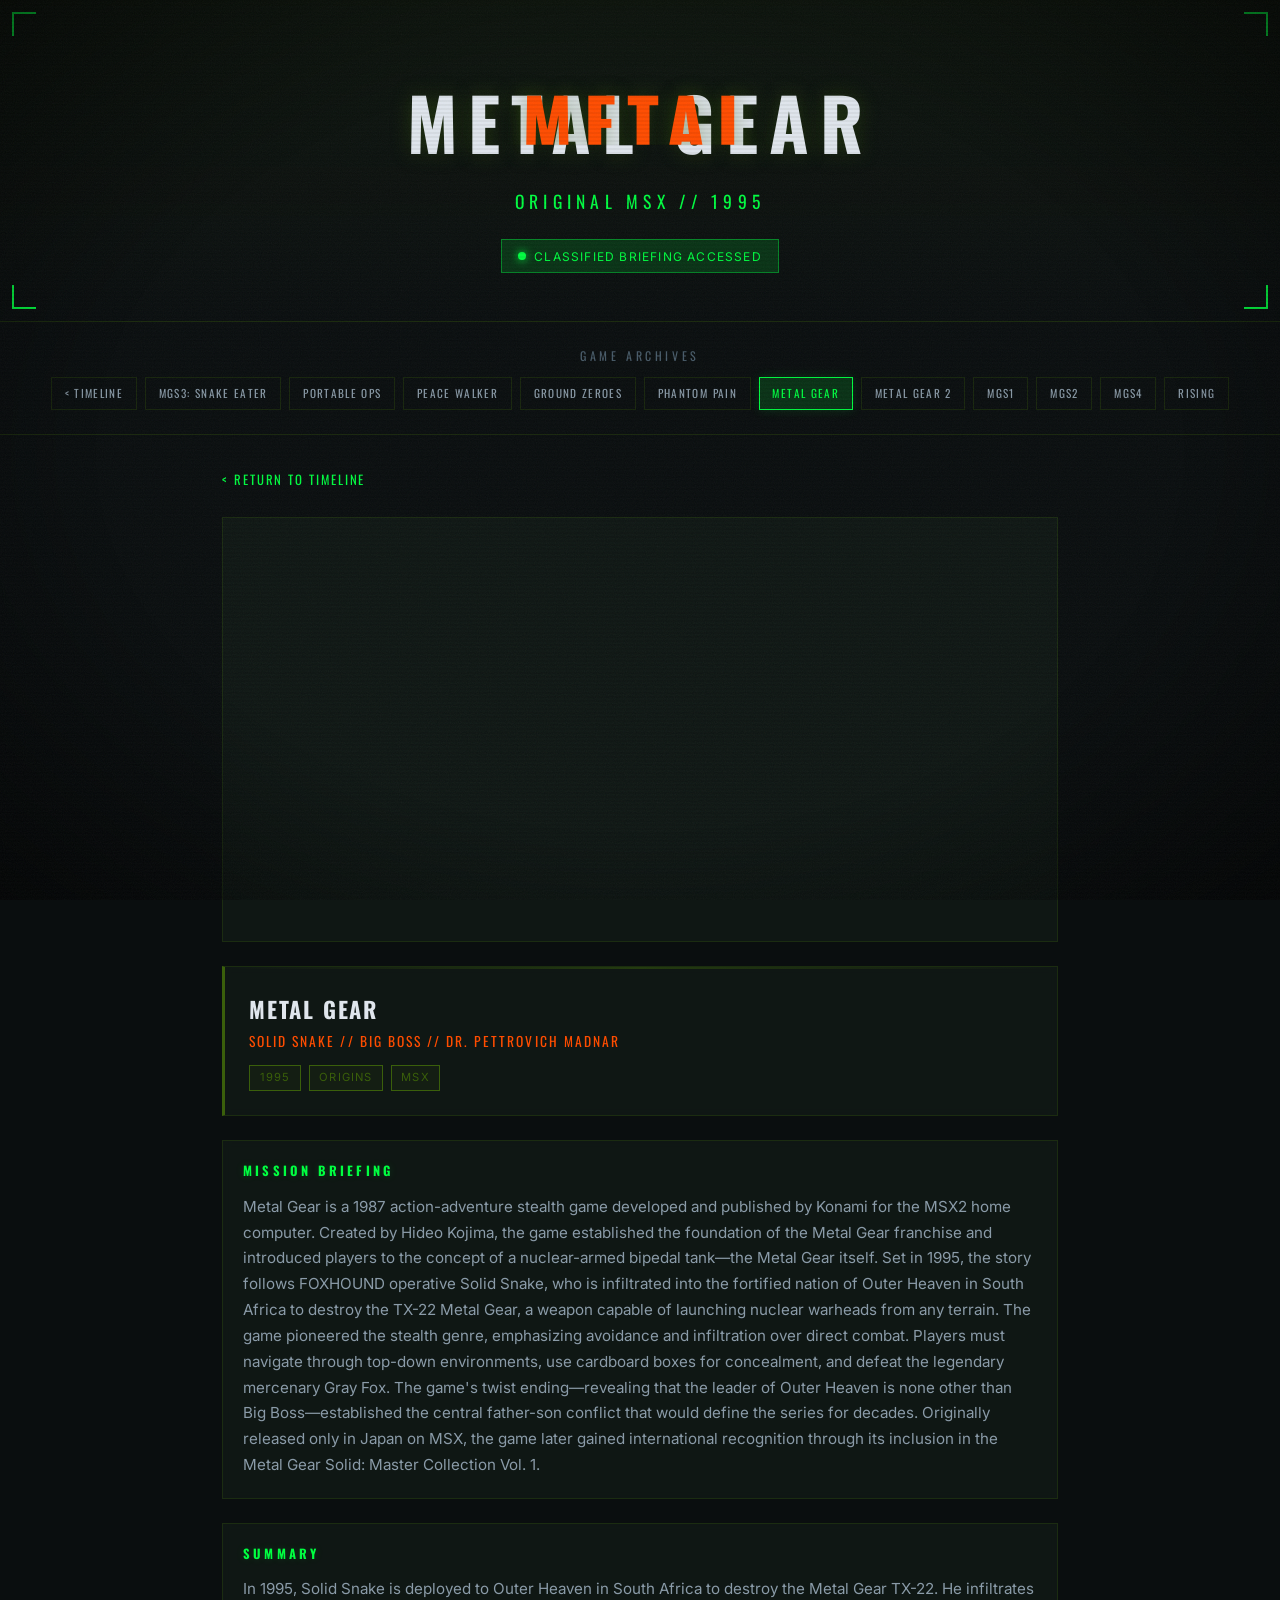
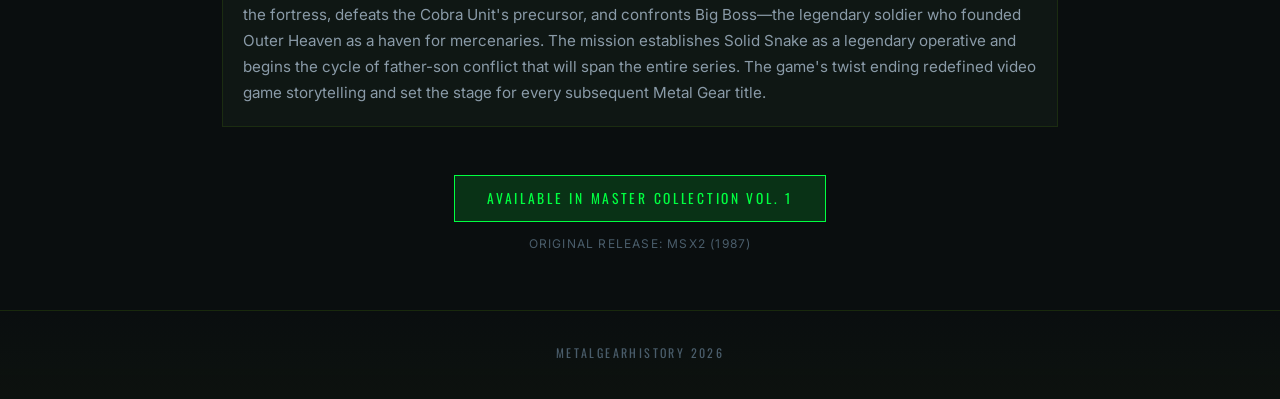
<file: games/metal-gear.html>
<!DOCTYPE html>
<html lang="en">
<head>
    <meta charset="UTF-8">
    <meta name="viewport" content="width=device-width, initial-scale=1.0">
    <title>Metal Gear — MetalGearHistory</title>
    <link rel="preconnect" href="https://fonts.googleapis.com">
    <link rel="preconnect" href="https://fonts.gstatic.com" crossorigin>
    <link href="https://fonts.googleapis.com/css2?family=Oswald:wght@400;500;700&family=Inter:wght@300;400;600&display=swap" rel="stylesheet">
    <link rel="stylesheet" href="../styles.css">
</head>
<body>
    <div class="scanlines"></div>
    <div class="noise"></div>
    <div class="vignette"></div>

    <header class="hud-header" role="banner">
        <div class="hud-header__corner hud-header__corner--tl"></div>
        <div class="hud-header__corner hud-header__corner--tr"></div>
        <div class="hud-header__corner hud-header__corner--bl"></div>
        <div class="hud-header__corner hud-header__corner--br"></div>
        <div class="hud-header__content">
            <h1 class="hud-header__title" data-text="METAL GEAR">METAL GEAR</h1>
            <p class="hud-header__subtitle">ORIGINAL MSX // 1995</p>
            <div class="hud-header__status">
                <span class="status-dot"></span>
                <span class="status-text">CLASSIFIED BRIEFING ACCESSED</span>
            </div>
        </div>
    </header>

    <nav class="game-nav" role="navigation" aria-label="Game pages">
        <div class="game-nav__title">GAME ARCHIVES</div>
        <div class="game-nav__links">
            <a href="../index.html" class="game-nav__link">&lt; TIMELINE</a>
            <a href="mgs3-snake-eater.html" class="game-nav__link">MGS3: Snake Eater</a>
            <a href="portable-ops.html" class="game-nav__link">Portable Ops</a>
            <a href="peace-walker.html" class="game-nav__link">Peace Walker</a>
            <a href="ground-zeroes.html" class="game-nav__link">Ground Zeroes</a>
            <a href="phantom-pain.html" class="game-nav__link">Phantom Pain</a>
            <a href="metal-gear.html" class="game-nav__link game-nav__link--active">Metal Gear</a>
            <a href="metal-gear-2.html" class="game-nav__link">Metal Gear 2</a>
            <a href="metal-gear-solid-1.html" class="game-nav__link">MGS1</a>
            <a href="metal-gear-solid-2.html" class="game-nav__link">MGS2</a>
            <a href="metal-gear-solid-4.html" class="game-nav__link">MGS4</a>
            <a href="rising-revengeance.html" class="game-nav__link">Rising</a>
        </div>
    </nav>

    <main class="game-page" role="main">
        <div class="game-page__back">
            <a href="../index.html" class="hud-link">&lt; RETURN TO TIMELINE</a>
        </div>

        <div class="game-page__content">
            <div class="game-page__trailer">
                <iframe width="100%" height="400" src="https://www.youtube.com/embed/7qkGfDDpK6c" title="Metal Gear Solid: Master Collection Vol. 1 Trailer" frameborder="0" allow="accelerometer; autoplay; clipboard-write; encrypted-media; gyroscope; picture-in-picture" allowfullscreen loading="lazy"></iframe>
            </div>

            <div class="knowledge-card">
                <h2 class="knowledge-card__title">Metal Gear</h2>
                <p class="knowledge-card__operatives">Solid Snake // Big Boss // Dr. Pettrovich Madnar</p>
                <div class="knowledge-card__meta">
                    <span class="meta-tag meta-tag--primary">1995</span>
                    <span class="meta-tag meta-tag--primary">Origins</span>
                    <span class="meta-tag meta-tag--primary">MSX</span>
                </div>
            </div>

            <div class="game-page__section">
                <h3 class="game-page__section-title">MISSION BRIEFING</h3>
                <p class="game-page__section-text">
                    Metal Gear is a 1987 action-adventure stealth game developed and published by Konami for the MSX2 home computer. Created by Hideo Kojima, the game established the foundation of the Metal Gear franchise and introduced players to the concept of a nuclear-armed bipedal tank—the Metal Gear itself. Set in 1995, the story follows FOXHOUND operative Solid Snake, who is infiltrated into the fortified nation of Outer Heaven in South Africa to destroy the TX-22 Metal Gear, a weapon capable of launching nuclear warheads from any terrain. The game pioneered the stealth genre, emphasizing avoidance and infiltration over direct combat. Players must navigate through top-down environments, use cardboard boxes for concealment, and defeat the legendary mercenary Gray Fox. The game's twist ending—revealing that the leader of Outer Heaven is none other than Big Boss—established the central father-son conflict that would define the series for decades. Originally released only in Japan on MSX, the game later gained international recognition through its inclusion in the Metal Gear Solid: Master Collection Vol. 1.
                </p>
            </div>

            <div class="game-page__section">
                <h3 class="game-page__section-title">SUMMARY</h3>
                <p class="game-page__section-text">
                    In 1995, Solid Snake is deployed to Outer Heaven in South Africa to destroy the Metal Gear TX-22. He infiltrates the fortress, defeats the Cobra Unit's precursor, and confronts Big Boss—the legendary soldier who founded Outer Heaven as a haven for mercenaries. The mission establishes Solid Snake as a legendary operative and begins the cycle of father-son conflict that will span the entire series. The game's twist ending redefined video game storytelling and set the stage for every subsequent Metal Gear title.
                </p>
            </div>

            <div class="game-page__steam">
                <a href="https://store.steampowered.com/sub/886315" target="_blank" rel="noopener noreferrer" class="steam-btn">
                    AVAILABLE IN MASTER COLLECTION VOL. 1
                </a>
                <p class="game-page__steam-note">Original release: MSX2 (1987)</p>
            </div>
        </div>
    </main>

    <footer class="hud-footer" role="contentinfo">
        <div class="hud-footer__content">
            <p class="hud-footer__text">MetalGearHistory 2026</p>
        </div>
    </footer>

    <script src="../script.js"></script>
</body>
</html>
</file>
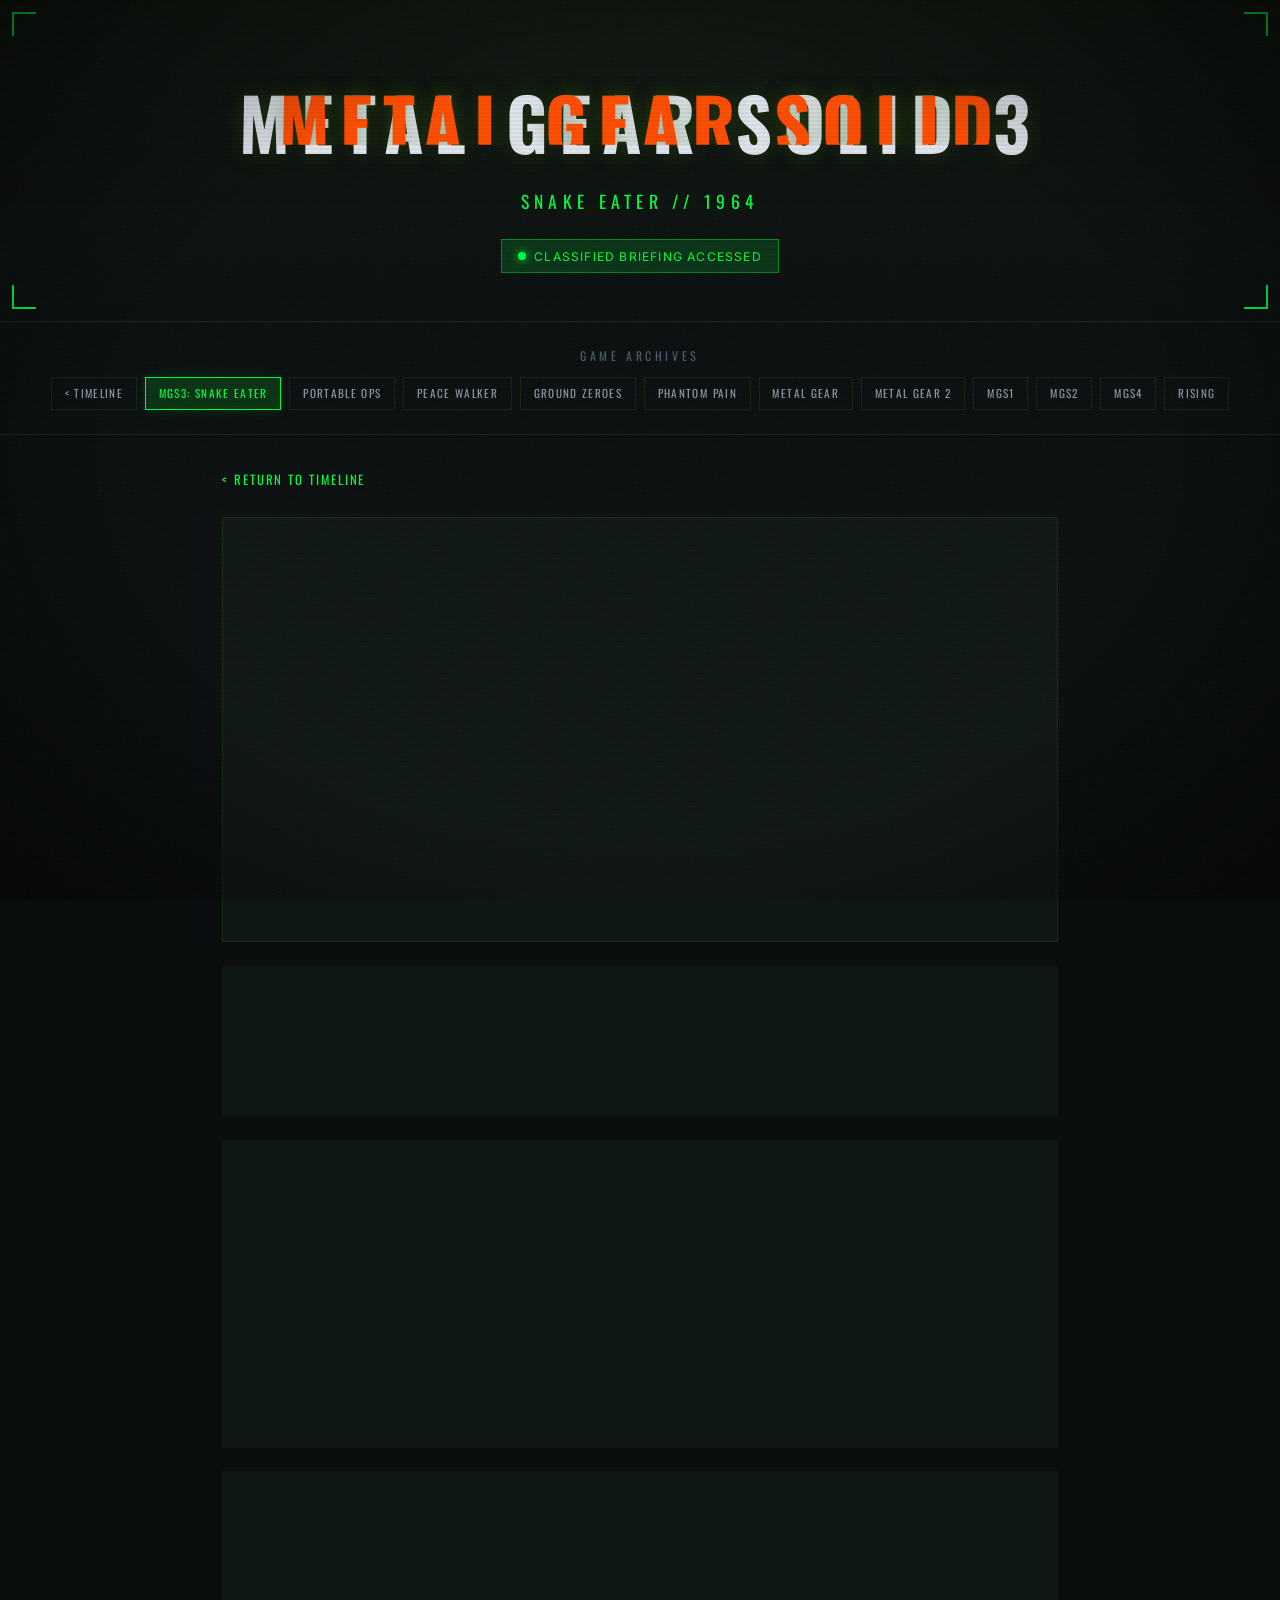
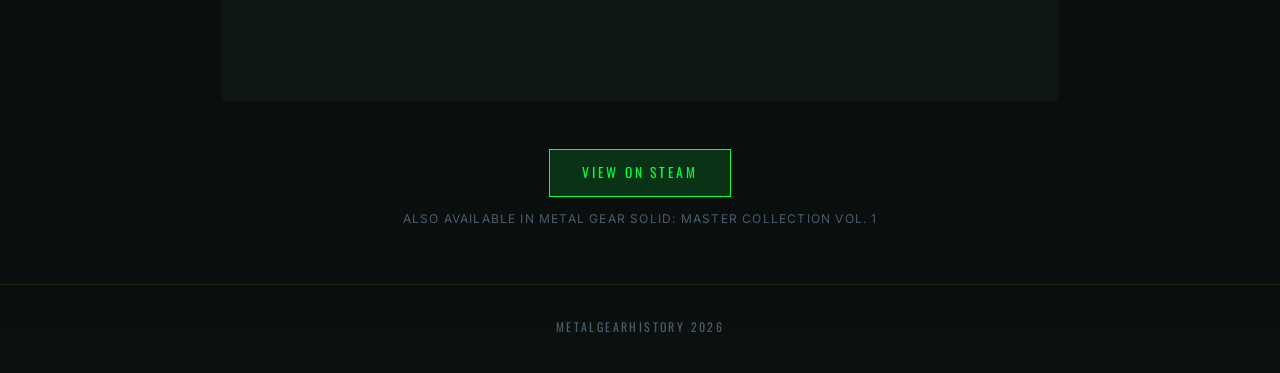
<file: games/mgs3-snake-eater.html>
<!DOCTYPE html>
<html lang="en">
<head>
    <meta charset="UTF-8">
    <meta name="viewport" content="width=device-width, initial-scale=1.0">
    <title>Metal Gear Solid 3: Snake Eater — MetalGearHistory</title>
    <link rel="preconnect" href="https://fonts.googleapis.com">
    <link rel="preconnect" href="https://fonts.gstatic.com" crossorigin>
    <link href="https://fonts.googleapis.com/css2?family=Oswald:wght@400;500;700&family=Inter:wght@300;400;600&display=swap" rel="stylesheet">
    <link rel="stylesheet" href="../styles.css">
</head>
<body>
    <div class="scanlines"></div>
    <div class="noise"></div>
    <div class="vignette"></div>

    <header class="hud-header" role="banner">
        <div class="hud-header__corner hud-header__corner--tl"></div>
        <div class="hud-header__corner hud-header__corner--tr"></div>
        <div class="hud-header__corner hud-header__corner--bl"></div>
        <div class="hud-header__corner hud-header__corner--br"></div>
        <div class="hud-header__content">
            <h1 class="hud-header__title" data-text="METAL GEAR SOLID 3">METAL GEAR SOLID 3</h1>
            <p class="hud-header__subtitle">SNAKE EATER // 1964</p>
            <div class="hud-header__status">
                <span class="status-dot"></span>
                <span class="status-text">CLASSIFIED BRIEFING ACCESSED</span>
            </div>
        </div>
    </header>

    <nav class="game-nav" role="navigation" aria-label="Game pages">
        <div class="game-nav__title">GAME ARCHIVES</div>
        <div class="game-nav__links">
            <a href="../index.html" class="game-nav__link">&lt; TIMELINE</a>
            <a href="mgs3-snake-eater.html" class="game-nav__link game-nav__link--active">MGS3: Snake Eater</a>
            <a href="portable-ops.html" class="game-nav__link">Portable Ops</a>
            <a href="peace-walker.html" class="game-nav__link">Peace Walker</a>
            <a href="ground-zeroes.html" class="game-nav__link">Ground Zeroes</a>
            <a href="phantom-pain.html" class="game-nav__link">Phantom Pain</a>
            <a href="metal-gear.html" class="game-nav__link">Metal Gear</a>
            <a href="metal-gear-2.html" class="game-nav__link">Metal Gear 2</a>
            <a href="metal-gear-solid-1.html" class="game-nav__link">MGS1</a>
            <a href="metal-gear-solid-2.html" class="game-nav__link">MGS2</a>
            <a href="metal-gear-solid-4.html" class="game-nav__link">MGS4</a>
            <a href="rising-revengeance.html" class="game-nav__link">Rising</a>
        </div>
    </nav>

    <main class="game-page" role="main">
        <div class="game-page__back">
            <a href="../index.html" class="hud-link">&lt; RETURN TO TIMELINE</a>
        </div>

        <div class="game-page__content">
            <div class="game-page__trailer">
                <iframe width="100%" height="400" src="https://www.youtube.com/embed/cGJ-vqsG4Js" title="Metal Gear Solid 3: Snake Eater Trailer" frameborder="0" allow="accelerometer; autoplay; clipboard-write; encrypted-media; gyroscope; picture-in-picture" allowfullscreen loading="lazy"></iframe>
            </div>

            <div class="knowledge-card">
                <h2 class="knowledge-card__title">Metal Gear Solid 3: Snake Eater</h2>
                <p class="knowledge-card__operatives">Naked Snake // The Boss // Revolver Ocelot</p>
                <div class="knowledge-card__meta">
                    <span class="meta-tag meta-tag--primary">1964</span>
                    <span class="meta-tag meta-tag--primary">Cold War</span>
                    <span class="meta-tag meta-tag--primary">PS2</span>
                </div>
            </div>

            <div class="game-page__section">
                <h3 class="game-page__section-title">MISSION BRIEFING</h3>
                <p class="game-page__section-text">
                    Metal Gear Solid 3: Snake Eater is a 2004 action-adventure stealth game developed and published by Konami for the PlayStation 2. Directed by Hideo Kojima, the game serves as a prequel to the entire Metal Gear Solid series, set during the height of the Cold War in 1964. Players assume the role of Naked Snake, a CIA operative tasked with infiltrating the Soviet Union to rescue a defecting scientist, Nikolai Sokolov, and destroy a new prototype weapon—the Shagohod. The mission soon escalates into a dramatic confrontation with the Cobra Unit, an elite special forces team led by Snake's own mentor, The Boss. The game is renowned for its cinematic storytelling, innovative camouflage mechanics, and emotionally devastating narrative that redefined the franchise's lore. It introduced the survival element of food consumption and wound treatment, and featured one of gaming's most memorable boss fights against The End.
                </p>
            </div>

            <div class="game-page__section">
                <h3 class="game-page__section-title">SUMMARY</h3>
                <p class="game-page__section-text">
                    Set in 1964 during the Cold War, Snake Eater follows Naked Snake's mission to Tselinoyarsk, USSR, to neutralize a rogue Soviet weapons program. After a failed initial attempt results in The Boss's apparent defection, Snake must re-infiltate Soviet territory to rescue Sokolov, eliminate The Boss, and destroy the Shagohod. The mission forces Snake to confront not only the Cobra Unit's legendary soldiers but also his own ideological foundations. The game culminates in a tragic climax that reshapes the entire Metal Gear timeline, establishing the origin of Big Boss and setting the stage for decades of conflict.
                </p>
            </div>

            <div class="game-page__steam">
                <a href="https://store.steampowered.com/app/2417610" target="_blank" rel="noopener noreferrer" class="steam-btn">
                    VIEW ON STEAM
                </a>
                <p class="game-page__steam-note">Also available in Metal Gear Solid: Master Collection Vol. 1</p>
            </div>
        </div>
    </main>

    <footer class="hud-footer" role="contentinfo">
        <div class="hud-footer__content">
            <p class="hud-footer__text">MetalGearHistory 2026</p>
        </div>
    </footer>

    <script src="../script.js"></script>
</body>
</html>
</file>
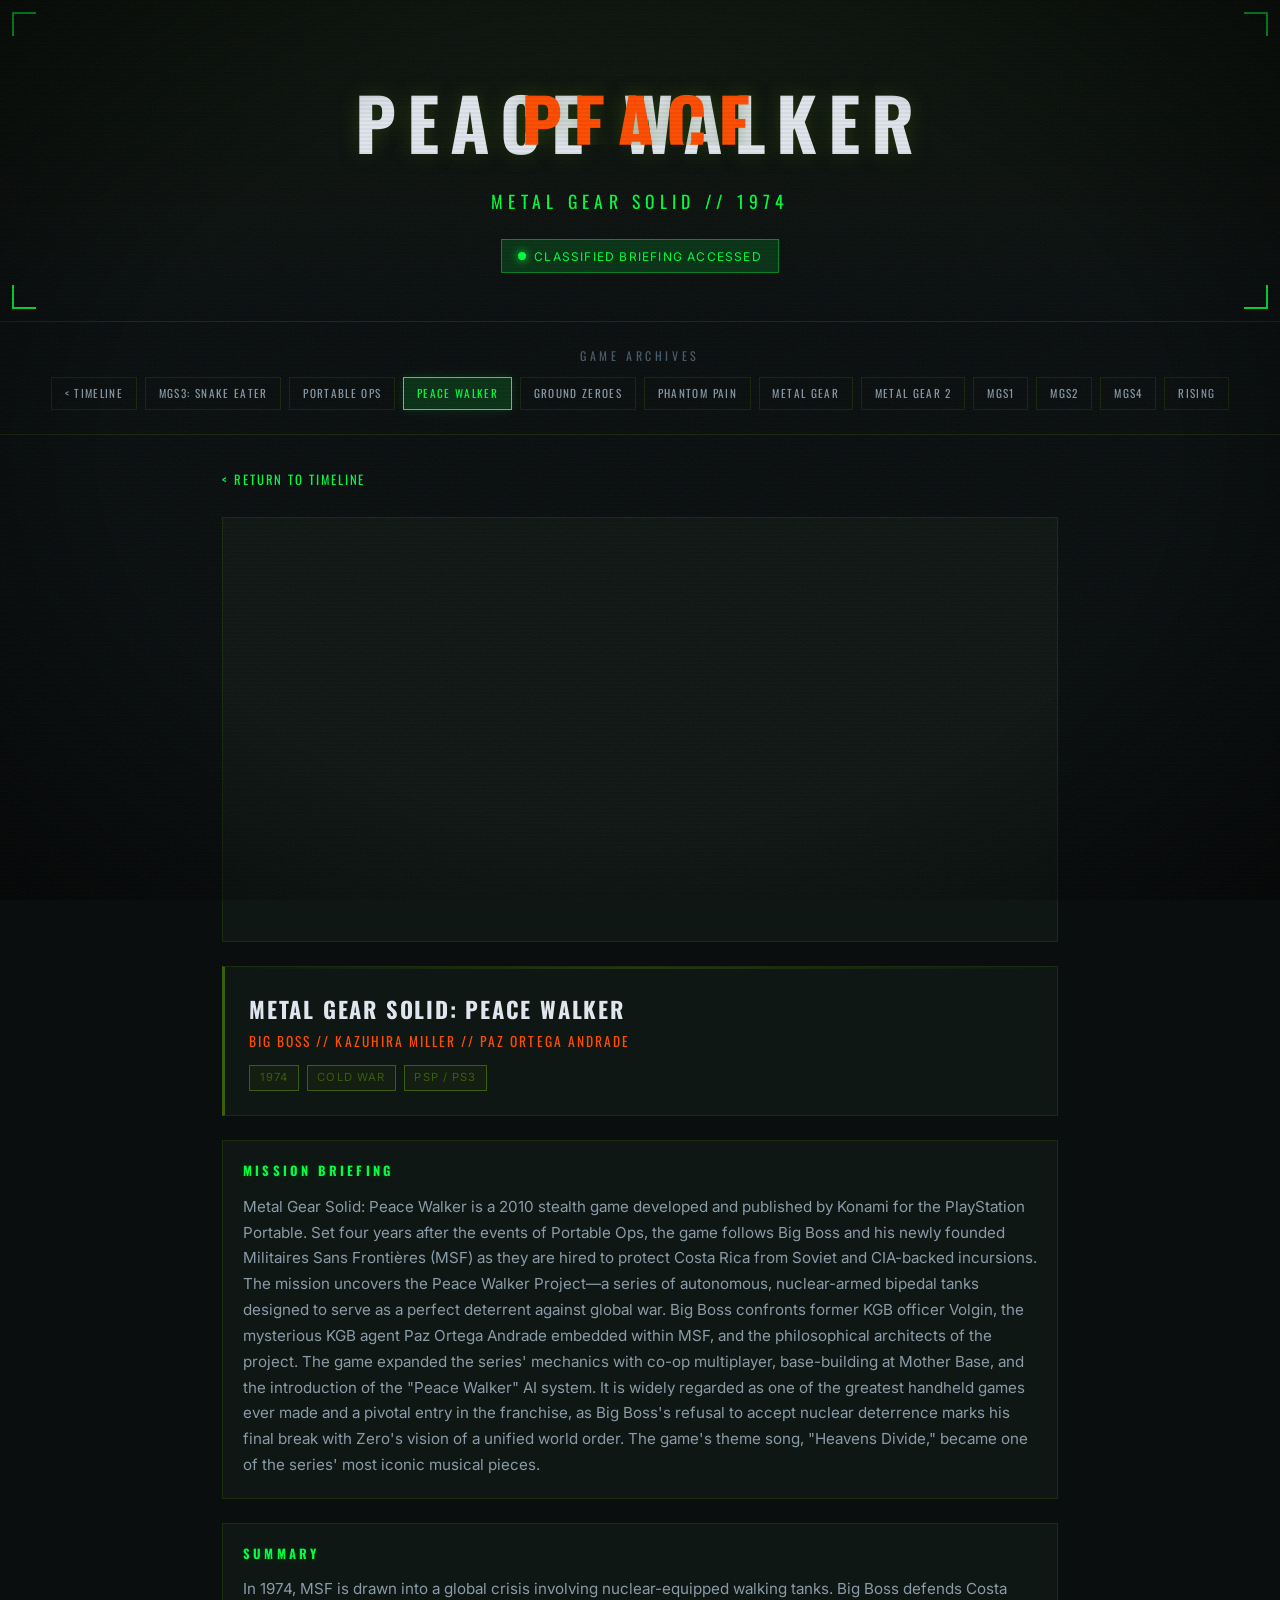
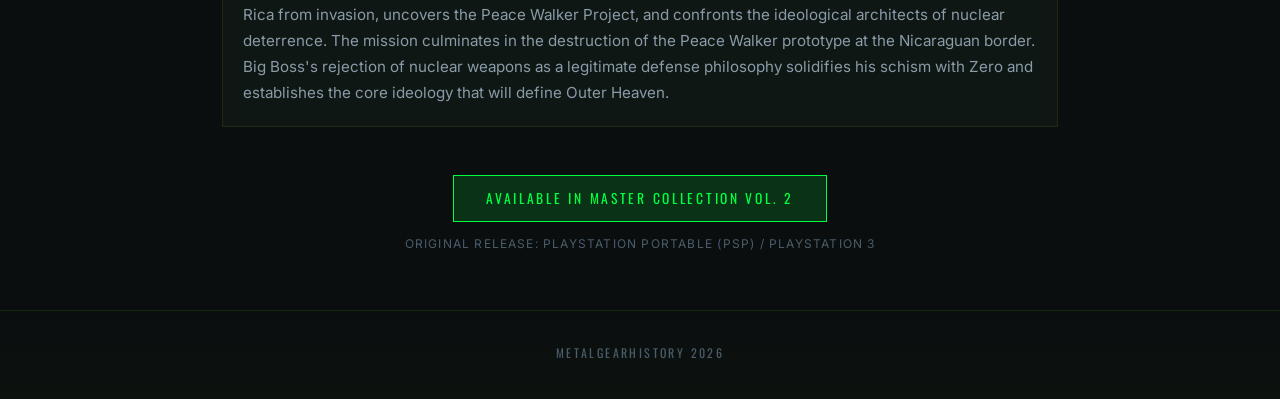
<file: games/peace-walker.html>
<!DOCTYPE html>
<html lang="en">
<head>
    <meta charset="UTF-8">
    <meta name="viewport" content="width=device-width, initial-scale=1.0">
    <title>Metal Gear Solid: Peace Walker — MetalGearHistory</title>
    <link rel="preconnect" href="https://fonts.googleapis.com">
    <link rel="preconnect" href="https://fonts.gstatic.com" crossorigin>
    <link href="https://fonts.googleapis.com/css2?family=Oswald:wght@400;500;700&family=Inter:wght@300;400;600&display=swap" rel="stylesheet">
    <link rel="stylesheet" href="../styles.css">
</head>
<body>
    <div class="scanlines"></div>
    <div class="noise"></div>
    <div class="vignette"></div>

    <header class="hud-header" role="banner">
        <div class="hud-header__corner hud-header__corner--tl"></div>
        <div class="hud-header__corner hud-header__corner--tr"></div>
        <div class="hud-header__corner hud-header__corner--bl"></div>
        <div class="hud-header__corner hud-header__corner--br"></div>
        <div class="hud-header__content">
            <h1 class="hud-header__title" data-text="PEACE WALKER">PEACE WALKER</h1>
            <p class="hud-header__subtitle">METAL GEAR SOLID // 1974</p>
            <div class="hud-header__status">
                <span class="status-dot"></span>
                <span class="status-text">CLASSIFIED BRIEFING ACCESSED</span>
            </div>
        </div>
    </header>

    <nav class="game-nav" role="navigation" aria-label="Game pages">
        <div class="game-nav__title">GAME ARCHIVES</div>
        <div class="game-nav__links">
            <a href="../index.html" class="game-nav__link">&lt; TIMELINE</a>
            <a href="mgs3-snake-eater.html" class="game-nav__link">MGS3: Snake Eater</a>
            <a href="portable-ops.html" class="game-nav__link">Portable Ops</a>
            <a href="peace-walker.html" class="game-nav__link game-nav__link--active">Peace Walker</a>
            <a href="ground-zeroes.html" class="game-nav__link">Ground Zeroes</a>
            <a href="phantom-pain.html" class="game-nav__link">Phantom Pain</a>
            <a href="metal-gear.html" class="game-nav__link">Metal Gear</a>
            <a href="metal-gear-2.html" class="game-nav__link">Metal Gear 2</a>
            <a href="metal-gear-solid-1.html" class="game-nav__link">MGS1</a>
            <a href="metal-gear-solid-2.html" class="game-nav__link">MGS2</a>
            <a href="metal-gear-solid-4.html" class="game-nav__link">MGS4</a>
            <a href="rising-revengeance.html" class="game-nav__link">Rising</a>
        </div>
    </nav>

    <main class="game-page" role="main">
        <div class="game-page__back">
            <a href="../index.html" class="hud-link">&lt; RETURN TO TIMELINE</a>
        </div>

        <div class="game-page__content">
            <div class="game-page__trailer">
                <iframe width="100%" height="400" src="https://www.youtube.com/embed/x0kQYYuVvSA" title="Metal Gear Solid: Peace Walker Trailer" frameborder="0" allow="accelerometer; autoplay; clipboard-write; encrypted-media; gyroscope; picture-in-picture" allowfullscreen loading="lazy"></iframe>
            </div>

            <div class="knowledge-card">
                <h2 class="knowledge-card__title">Metal Gear Solid: Peace Walker</h2>
                <p class="knowledge-card__operatives">Big Boss // Kazuhira Miller // Paz Ortega Andrade</p>
                <div class="knowledge-card__meta">
                    <span class="meta-tag meta-tag--primary">1974</span>
                    <span class="meta-tag meta-tag--primary">Cold War</span>
                    <span class="meta-tag meta-tag--primary">PSP / PS3</span>
                </div>
            </div>

            <div class="game-page__section">
                <h3 class="game-page__section-title">MISSION BRIEFING</h3>
                <p class="game-page__section-text">
                    Metal Gear Solid: Peace Walker is a 2010 stealth game developed and published by Konami for the PlayStation Portable. Set four years after the events of Portable Ops, the game follows Big Boss and his newly founded Militaires Sans Frontières (MSF) as they are hired to protect Costa Rica from Soviet and CIA-backed incursions. The mission uncovers the Peace Walker Project—a series of autonomous, nuclear-armed bipedal tanks designed to serve as a perfect deterrent against global war. Big Boss confronts former KGB officer Volgin, the mysterious KGB agent Paz Ortega Andrade embedded within MSF, and the philosophical architects of the project. The game expanded the series' mechanics with co-op multiplayer, base-building at Mother Base, and the introduction of the "Peace Walker" AI system. It is widely regarded as one of the greatest handheld games ever made and a pivotal entry in the franchise, as Big Boss's refusal to accept nuclear deterrence marks his final break with Zero's vision of a unified world order. The game's theme song, "Heavens Divide," became one of the series' most iconic musical pieces.
                </p>
            </div>

            <div class="game-page__section">
                <h3 class="game-page__section-title">SUMMARY</h3>
                <p class="game-page__section-text">
                    In 1974, MSF is drawn into a global crisis involving nuclear-equipped walking tanks. Big Boss defends Costa Rica from invasion, uncovers the Peace Walker Project, and confronts the ideological architects of nuclear deterrence. The mission culminates in the destruction of the Peace Walker prototype at the Nicaraguan border. Big Boss's rejection of nuclear weapons as a legitimate defense philosophy solidifies his schism with Zero and establishes the core ideology that will define Outer Heaven.
                </p>
            </div>

            <div class="game-page__steam">
                <a href="https://store.steampowered.com/app/2492670" target="_blank" rel="noopener noreferrer" class="steam-btn">
                    AVAILABLE IN MASTER COLLECTION VOL. 2
                </a>
                <p class="game-page__steam-note">Original release: PlayStation Portable (PSP) / PlayStation 3</p>
            </div>
        </div>
    </main>

    <footer class="hud-footer" role="contentinfo">
        <div class="hud-footer__content">
            <p class="hud-footer__text">MetalGearHistory 2026</p>
        </div>
    </footer>

    <script src="../script.js"></script>
</body>
</html>
</file>
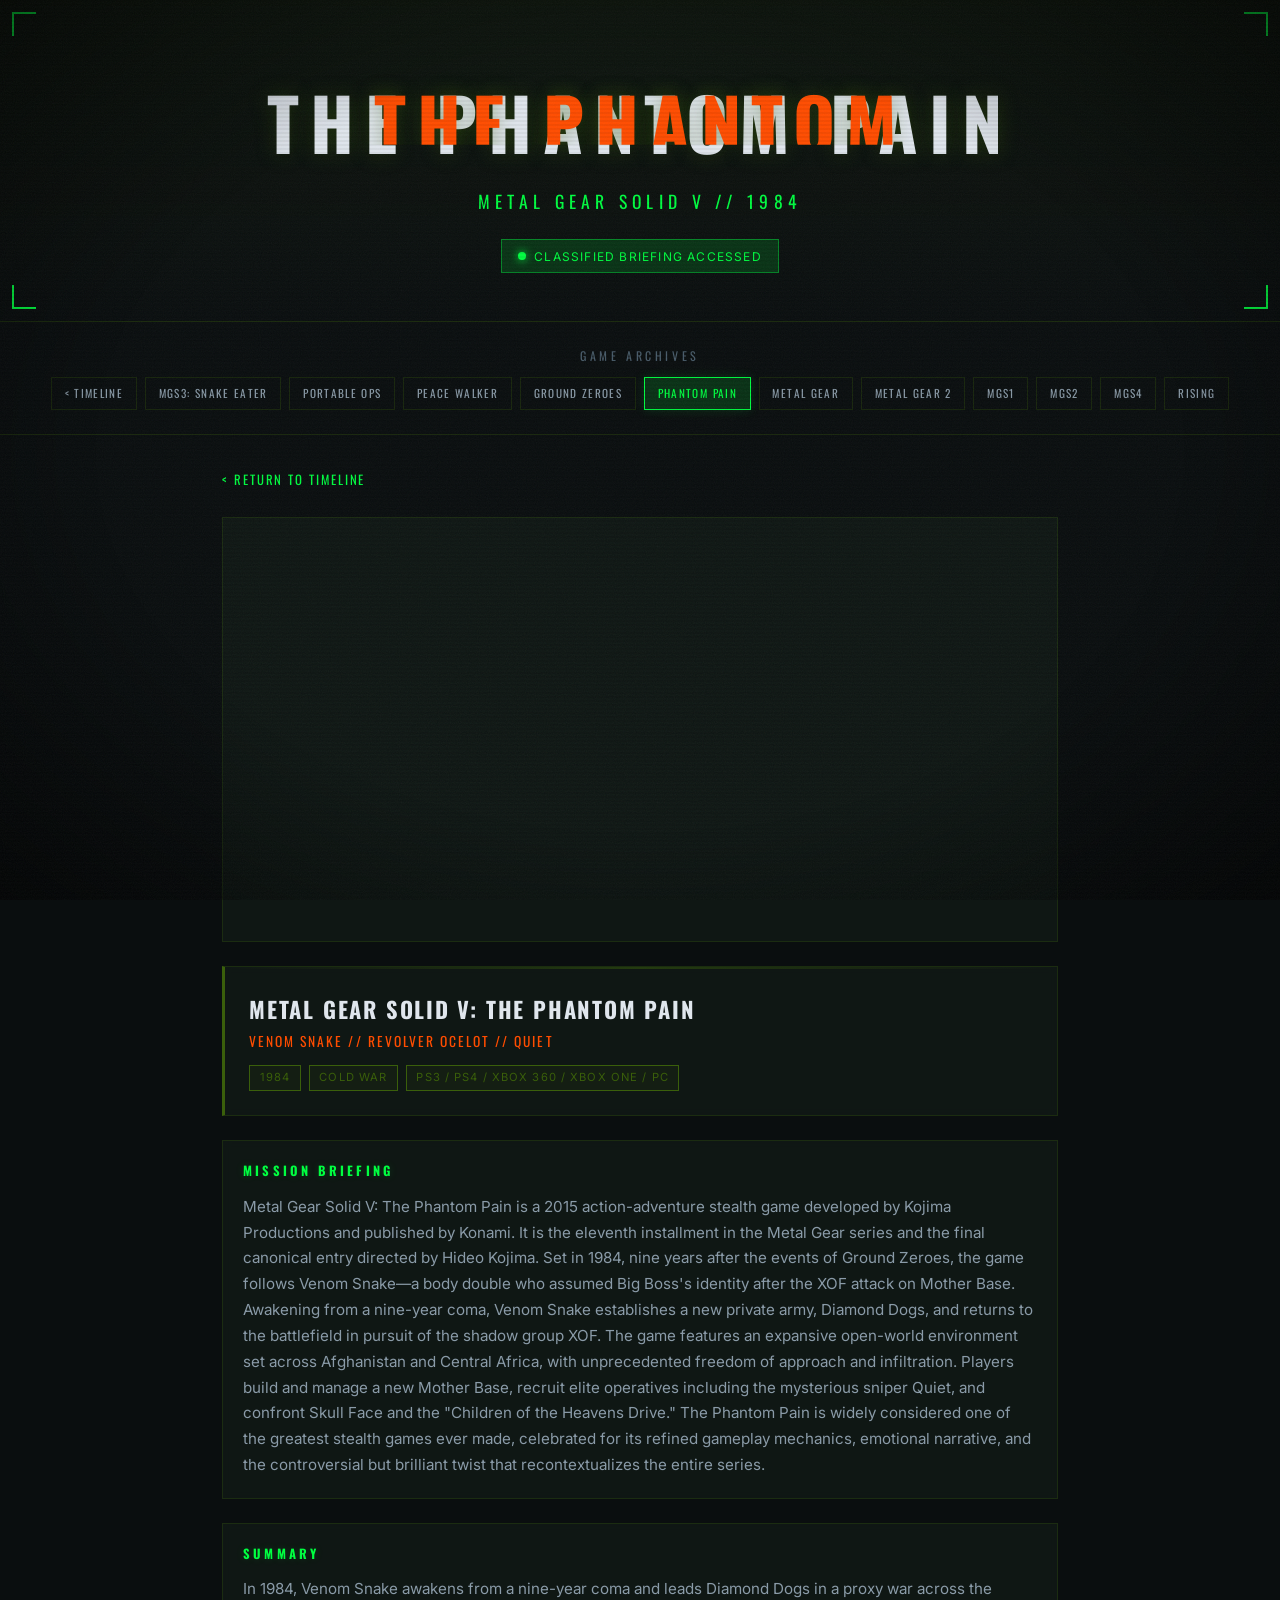
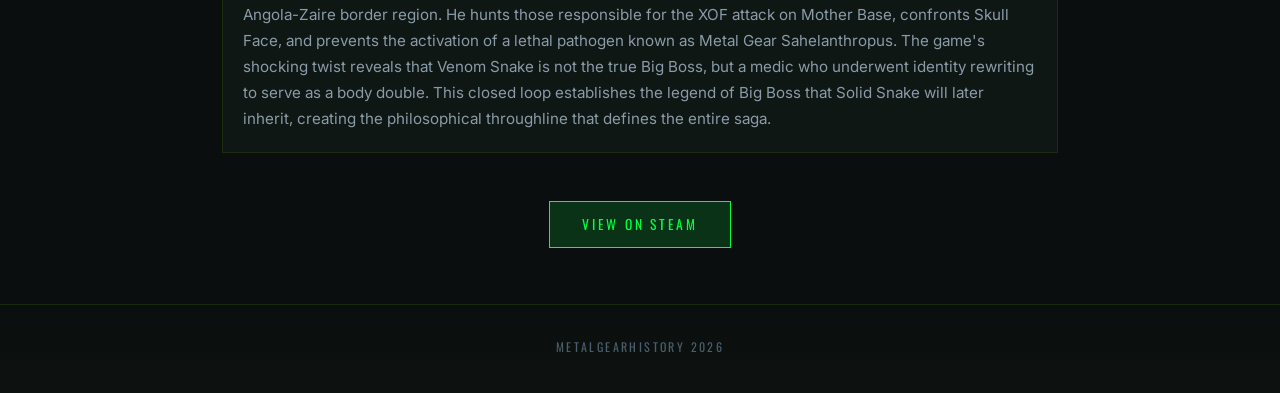
<file: games/phantom-pain.html>
<!DOCTYPE html>
<html lang="en">
<head>
    <meta charset="UTF-8">
    <meta name="viewport" content="width=device-width, initial-scale=1.0">
    <title>Metal Gear Solid V: The Phantom Pain — MetalGearHistory</title>
    <link rel="preconnect" href="https://fonts.googleapis.com">
    <link rel="preconnect" href="https://fonts.gstatic.com" crossorigin>
    <link href="https://fonts.googleapis.com/css2?family=Oswald:wght@400;500;700&family=Inter:wght@300;400;600&display=swap" rel="stylesheet">
    <link rel="stylesheet" href="../styles.css">
</head>
<body>
    <div class="scanlines"></div>
    <div class="noise"></div>
    <div class="vignette"></div>

    <header class="hud-header" role="banner">
        <div class="hud-header__corner hud-header__corner--tl"></div>
        <div class="hud-header__corner hud-header__corner--tr"></div>
        <div class="hud-header__corner hud-header__corner--bl"></div>
        <div class="hud-header__corner hud-header__corner--br"></div>
        <div class="hud-header__content">
            <h1 class="hud-header__title" data-text="THE PHANTOM PAIN">THE PHANTOM PAIN</h1>
            <p class="hud-header__subtitle">METAL GEAR SOLID V // 1984</p>
            <div class="hud-header__status">
                <span class="status-dot"></span>
                <span class="status-text">CLASSIFIED BRIEFING ACCESSED</span>
            </div>
        </div>
    </header>

    <nav class="game-nav" role="navigation" aria-label="Game pages">
        <div class="game-nav__title">GAME ARCHIVES</div>
        <div class="game-nav__links">
            <a href="../index.html" class="game-nav__link">&lt; TIMELINE</a>
            <a href="mgs3-snake-eater.html" class="game-nav__link">MGS3: Snake Eater</a>
            <a href="portable-ops.html" class="game-nav__link">Portable Ops</a>
            <a href="peace-walker.html" class="game-nav__link">Peace Walker</a>
            <a href="ground-zeroes.html" class="game-nav__link">Ground Zeroes</a>
            <a href="phantom-pain.html" class="game-nav__link game-nav__link--active">Phantom Pain</a>
            <a href="metal-gear.html" class="game-nav__link">Metal Gear</a>
            <a href="metal-gear-2.html" class="game-nav__link">Metal Gear 2</a>
            <a href="metal-gear-solid-1.html" class="game-nav__link">MGS1</a>
            <a href="metal-gear-solid-2.html" class="game-nav__link">MGS2</a>
            <a href="metal-gear-solid-4.html" class="game-nav__link">MGS4</a>
            <a href="rising-revengeance.html" class="game-nav__link">Rising</a>
        </div>
    </nav>

    <main class="game-page" role="main">
        <div class="game-page__back">
            <a href="../index.html" class="hud-link">&lt; RETURN TO TIMELINE</a>
        </div>

        <div class="game-page__content">
            <div class="game-page__trailer">
                <iframe width="100%" height="400" src="https://www.youtube.com/embed/A9JV0EvCkMI" title="Metal Gear Solid V: The Phantom Pain Trailer" frameborder="0" allow="accelerometer; autoplay; clipboard-write; encrypted-media; gyroscope; picture-in-picture" allowfullscreen loading="lazy"></iframe>
            </div>

            <div class="knowledge-card">
                <h2 class="knowledge-card__title">Metal Gear Solid V: The Phantom Pain</h2>
                <p class="knowledge-card__operatives">Venom Snake // Revolver Ocelot // Quiet</p>
                <div class="knowledge-card__meta">
                    <span class="meta-tag meta-tag--primary">1984</span>
                    <span class="meta-tag meta-tag--primary">Cold War</span>
                    <span class="meta-tag meta-tag--primary">PS3 / PS4 / Xbox 360 / Xbox One / PC</span>
                </div>
            </div>

            <div class="game-page__section">
                <h3 class="game-page__section-title">MISSION BRIEFING</h3>
                <p class="game-page__section-text">
                    Metal Gear Solid V: The Phantom Pain is a 2015 action-adventure stealth game developed by Kojima Productions and published by Konami. It is the eleventh installment in the Metal Gear series and the final canonical entry directed by Hideo Kojima. Set in 1984, nine years after the events of Ground Zeroes, the game follows Venom Snake—a body double who assumed Big Boss's identity after the XOF attack on Mother Base. Awakening from a nine-year coma, Venom Snake establishes a new private army, Diamond Dogs, and returns to the battlefield in pursuit of the shadow group XOF. The game features an expansive open-world environment set across Afghanistan and Central Africa, with unprecedented freedom of approach and infiltration. Players build and manage a new Mother Base, recruit elite operatives including the mysterious sniper Quiet, and confront Skull Face and the "Children of the Heavens Drive." The Phantom Pain is widely considered one of the greatest stealth games ever made, celebrated for its refined gameplay mechanics, emotional narrative, and the controversial but brilliant twist that recontextualizes the entire series.
                </p>
            </div>

            <div class="game-page__section">
                <h3 class="game-page__section-title">SUMMARY</h3>
                <p class="game-page__section-text">
                    In 1984, Venom Snake awakens from a nine-year coma and leads Diamond Dogs in a proxy war across the Angola-Zaire border region. He hunts those responsible for the XOF attack on Mother Base, confronts Skull Face, and prevents the activation of a lethal pathogen known as Metal Gear Sahelanthropus. The game's shocking twist reveals that Venom Snake is not the true Big Boss, but a medic who underwent identity rewriting to serve as a body double. This closed loop establishes the legend of Big Boss that Solid Snake will later inherit, creating the philosophical throughline that defines the entire saga.
                </p>
            </div>

            <div class="game-page__steam">
                <a href="https://store.steampowered.com/app/287700" target="_blank" rel="noopener noreferrer" class="steam-btn">
                    VIEW ON STEAM
                </a>
            </div>
        </div>
    </main>

    <footer class="hud-footer" role="contentinfo">
        <div class="hud-footer__content">
            <p class="hud-footer__text">MetalGearHistory 2026</p>
        </div>
    </footer>

    <script src="../script.js"></script>
</body>
</html>
</file>
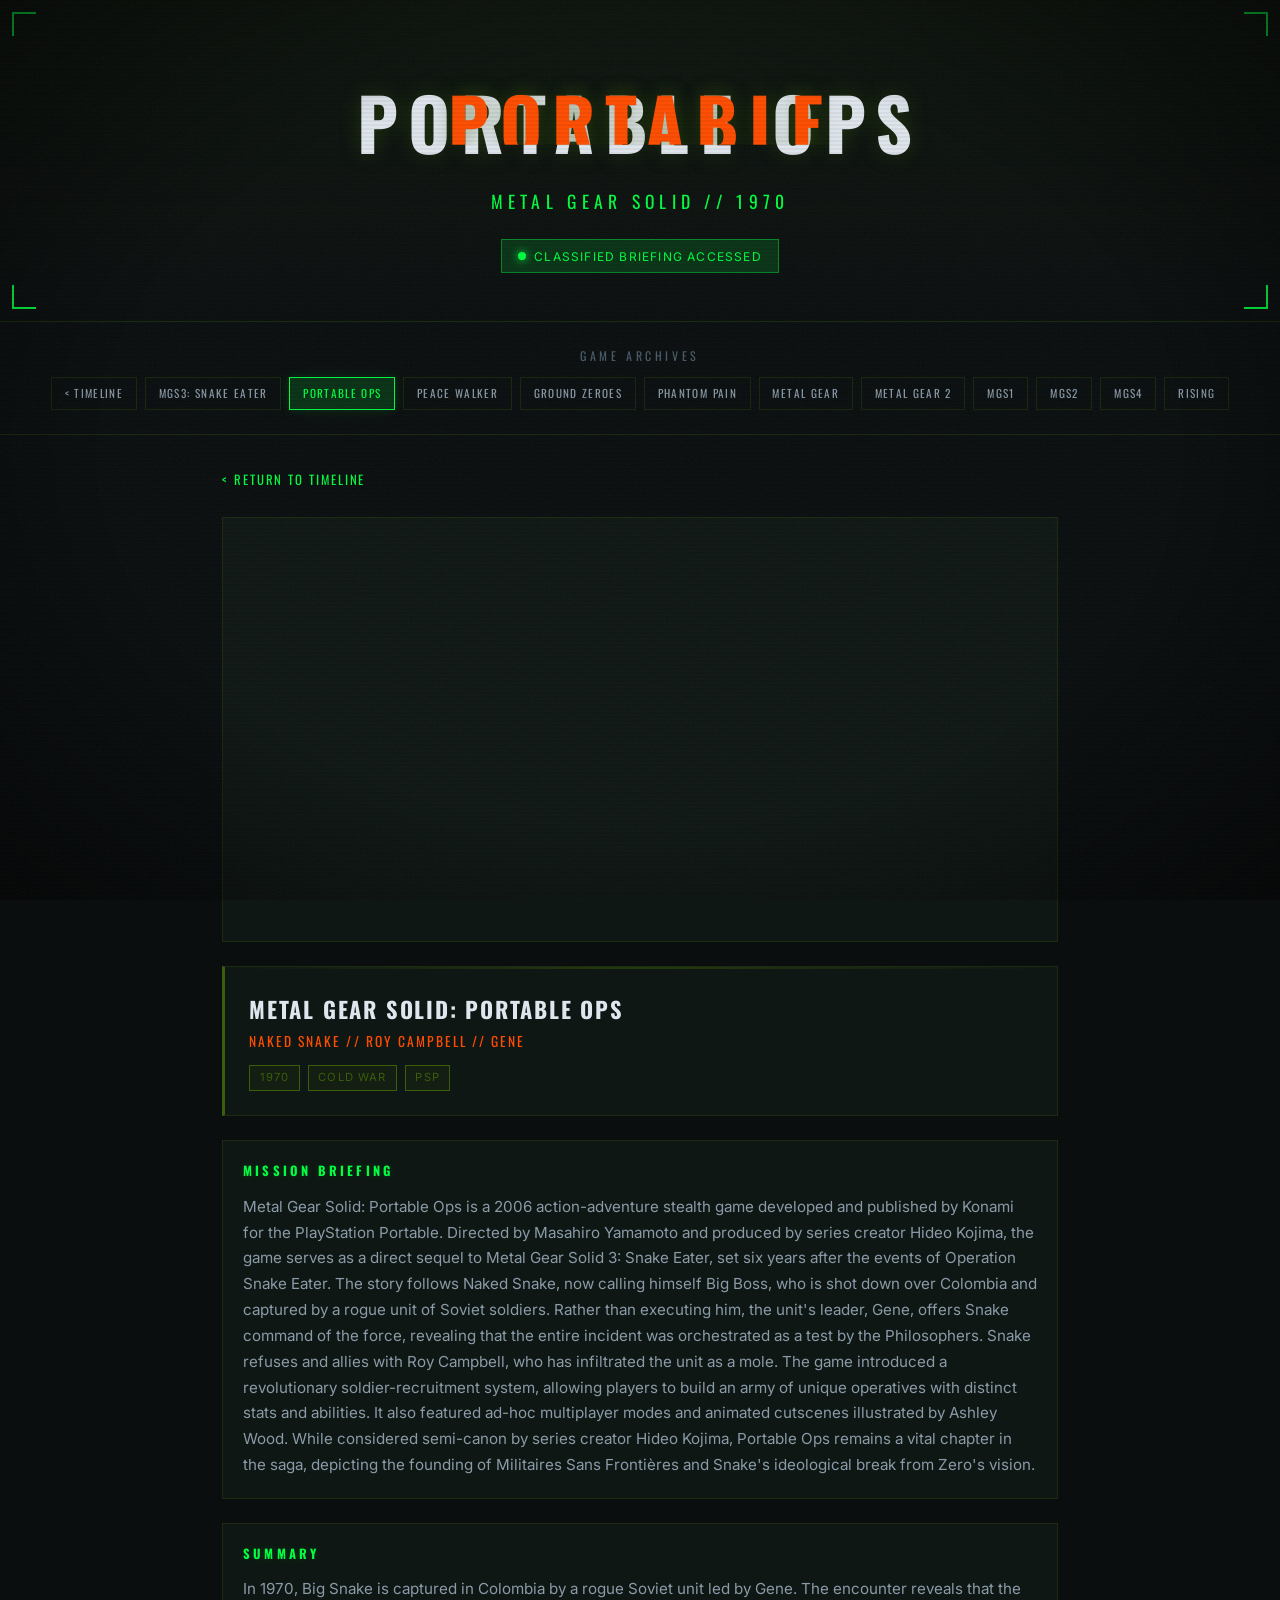
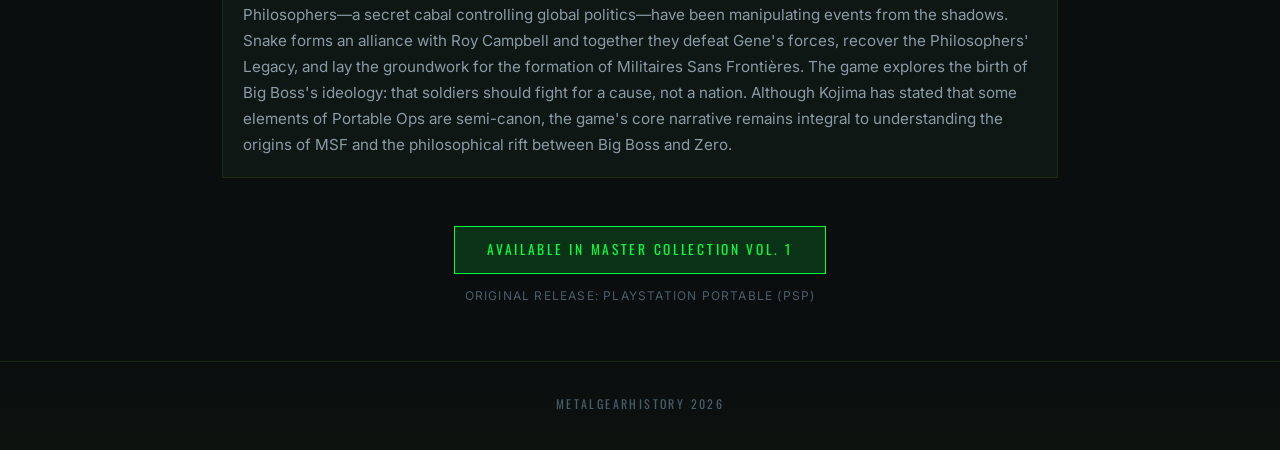
<file: games/portable-ops.html>
<!DOCTYPE html>
<html lang="en">
<head>
    <meta charset="UTF-8">
    <meta name="viewport" content="width=device-width, initial-scale=1.0">
    <title>Metal Gear Solid: Portable Ops — MetalGearHistory</title>
    <link rel="preconnect" href="https://fonts.googleapis.com">
    <link rel="preconnect" href="https://fonts.gstatic.com" crossorigin>
    <link href="https://fonts.googleapis.com/css2?family=Oswald:wght@400;500;700&family=Inter:wght@300;400;600&display=swap" rel="stylesheet">
    <link rel="stylesheet" href="../styles.css">
</head>
<body>
    <div class="scanlines"></div>
    <div class="noise"></div>
    <div class="vignette"></div>

    <header class="hud-header" role="banner">
        <div class="hud-header__corner hud-header__corner--tl"></div>
        <div class="hud-header__corner hud-header__corner--tr"></div>
        <div class="hud-header__corner hud-header__corner--bl"></div>
        <div class="hud-header__corner hud-header__corner--br"></div>
        <div class="hud-header__content">
            <h1 class="hud-header__title" data-text="PORTABLE OPS">PORTABLE OPS</h1>
            <p class="hud-header__subtitle">METAL GEAR SOLID // 1970</p>
            <div class="hud-header__status">
                <span class="status-dot"></span>
                <span class="status-text">CLASSIFIED BRIEFING ACCESSED</span>
            </div>
        </div>
    </header>

    <nav class="game-nav" role="navigation" aria-label="Game pages">
        <div class="game-nav__title">GAME ARCHIVES</div>
        <div class="game-nav__links">
            <a href="../index.html" class="game-nav__link">&lt; TIMELINE</a>
            <a href="mgs3-snake-eater.html" class="game-nav__link">MGS3: Snake Eater</a>
            <a href="portable-ops.html" class="game-nav__link game-nav__link--active">Portable Ops</a>
            <a href="peace-walker.html" class="game-nav__link">Peace Walker</a>
            <a href="ground-zeroes.html" class="game-nav__link">Ground Zeroes</a>
            <a href="phantom-pain.html" class="game-nav__link">Phantom Pain</a>
            <a href="metal-gear.html" class="game-nav__link">Metal Gear</a>
            <a href="metal-gear-2.html" class="game-nav__link">Metal Gear 2</a>
            <a href="metal-gear-solid-1.html" class="game-nav__link">MGS1</a>
            <a href="metal-gear-solid-2.html" class="game-nav__link">MGS2</a>
            <a href="metal-gear-solid-4.html" class="game-nav__link">MGS4</a>
            <a href="rising-revengeance.html" class="game-nav__link">Rising</a>
        </div>
    </nav>

    <main class="game-page" role="main">
        <div class="game-page__back">
            <a href="../index.html" class="hud-link">&lt; RETURN TO TIMELINE</a>
        </div>

        <div class="game-page__content">
            <div class="game-page__trailer">
                <iframe width="100%" height="400" src="https://www.youtube.com/embed/KFs8zFBHzcw" title="Metal Gear Solid: Portable Ops Trailer" frameborder="0" allow="accelerometer; autoplay; clipboard-write; encrypted-media; gyroscope; picture-in-picture" allowfullscreen loading="lazy"></iframe>
            </div>

            <div class="knowledge-card">
                <h2 class="knowledge-card__title">Metal Gear Solid: Portable Ops</h2>
                <p class="knowledge-card__operatives">Naked Snake // Roy Campbell // Gene</p>
                <div class="knowledge-card__meta">
                    <span class="meta-tag meta-tag--primary">1970</span>
                    <span class="meta-tag meta-tag--primary">Cold War</span>
                    <span class="meta-tag meta-tag--primary">PSP</span>
                </div>
            </div>

            <div class="game-page__section">
                <h3 class="game-page__section-title">MISSION BRIEFING</h3>
                <p class="game-page__section-text">
                    Metal Gear Solid: Portable Ops is a 2006 action-adventure stealth game developed and published by Konami for the PlayStation Portable. Directed by Masahiro Yamamoto and produced by series creator Hideo Kojima, the game serves as a direct sequel to Metal Gear Solid 3: Snake Eater, set six years after the events of Operation Snake Eater. The story follows Naked Snake, now calling himself Big Boss, who is shot down over Colombia and captured by a rogue unit of Soviet soldiers. Rather than executing him, the unit's leader, Gene, offers Snake command of the force, revealing that the entire incident was orchestrated as a test by the Philosophers. Snake refuses and allies with Roy Campbell, who has infiltrated the unit as a mole. The game introduced a revolutionary soldier-recruitment system, allowing players to build an army of unique operatives with distinct stats and abilities. It also featured ad-hoc multiplayer modes and animated cutscenes illustrated by Ashley Wood. While considered semi-canon by series creator Hideo Kojima, Portable Ops remains a vital chapter in the saga, depicting the founding of Militaires Sans Frontières and Snake's ideological break from Zero's vision.
                </p>
            </div>

            <div class="game-page__section">
                <h3 class="game-page__section-title">SUMMARY</h3>
                <p class="game-page__section-text">
                    In 1970, Big Snake is captured in Colombia by a rogue Soviet unit led by Gene. The encounter reveals that the Philosophers—a secret cabal controlling global politics—have been manipulating events from the shadows. Snake forms an alliance with Roy Campbell and together they defeat Gene's forces, recover the Philosophers' Legacy, and lay the groundwork for the formation of Militaires Sans Frontières. The game explores the birth of Big Boss's ideology: that soldiers should fight for a cause, not a nation. Although Kojima has stated that some elements of Portable Ops are semi-canon, the game's core narrative remains integral to understanding the origins of MSF and the philosophical rift between Big Boss and Zero.
                </p>
            </div>

            <div class="game-page__steam">
                <a href="https://store.steampowered.com/sub/886315" target="_blank" rel="noopener noreferrer" class="steam-btn">
                    AVAILABLE IN MASTER COLLECTION VOL. 1
                </a>
                <p class="game-page__steam-note">Original release: PlayStation Portable (PSP)</p>
            </div>
        </div>
    </main>

    <footer class="hud-footer" role="contentinfo">
        <div class="hud-footer__content">
            <p class="hud-footer__text">MetalGearHistory 2026</p>
        </div>
    </footer>

    <script src="../script.js"></script>
</body>
</html>
</file>
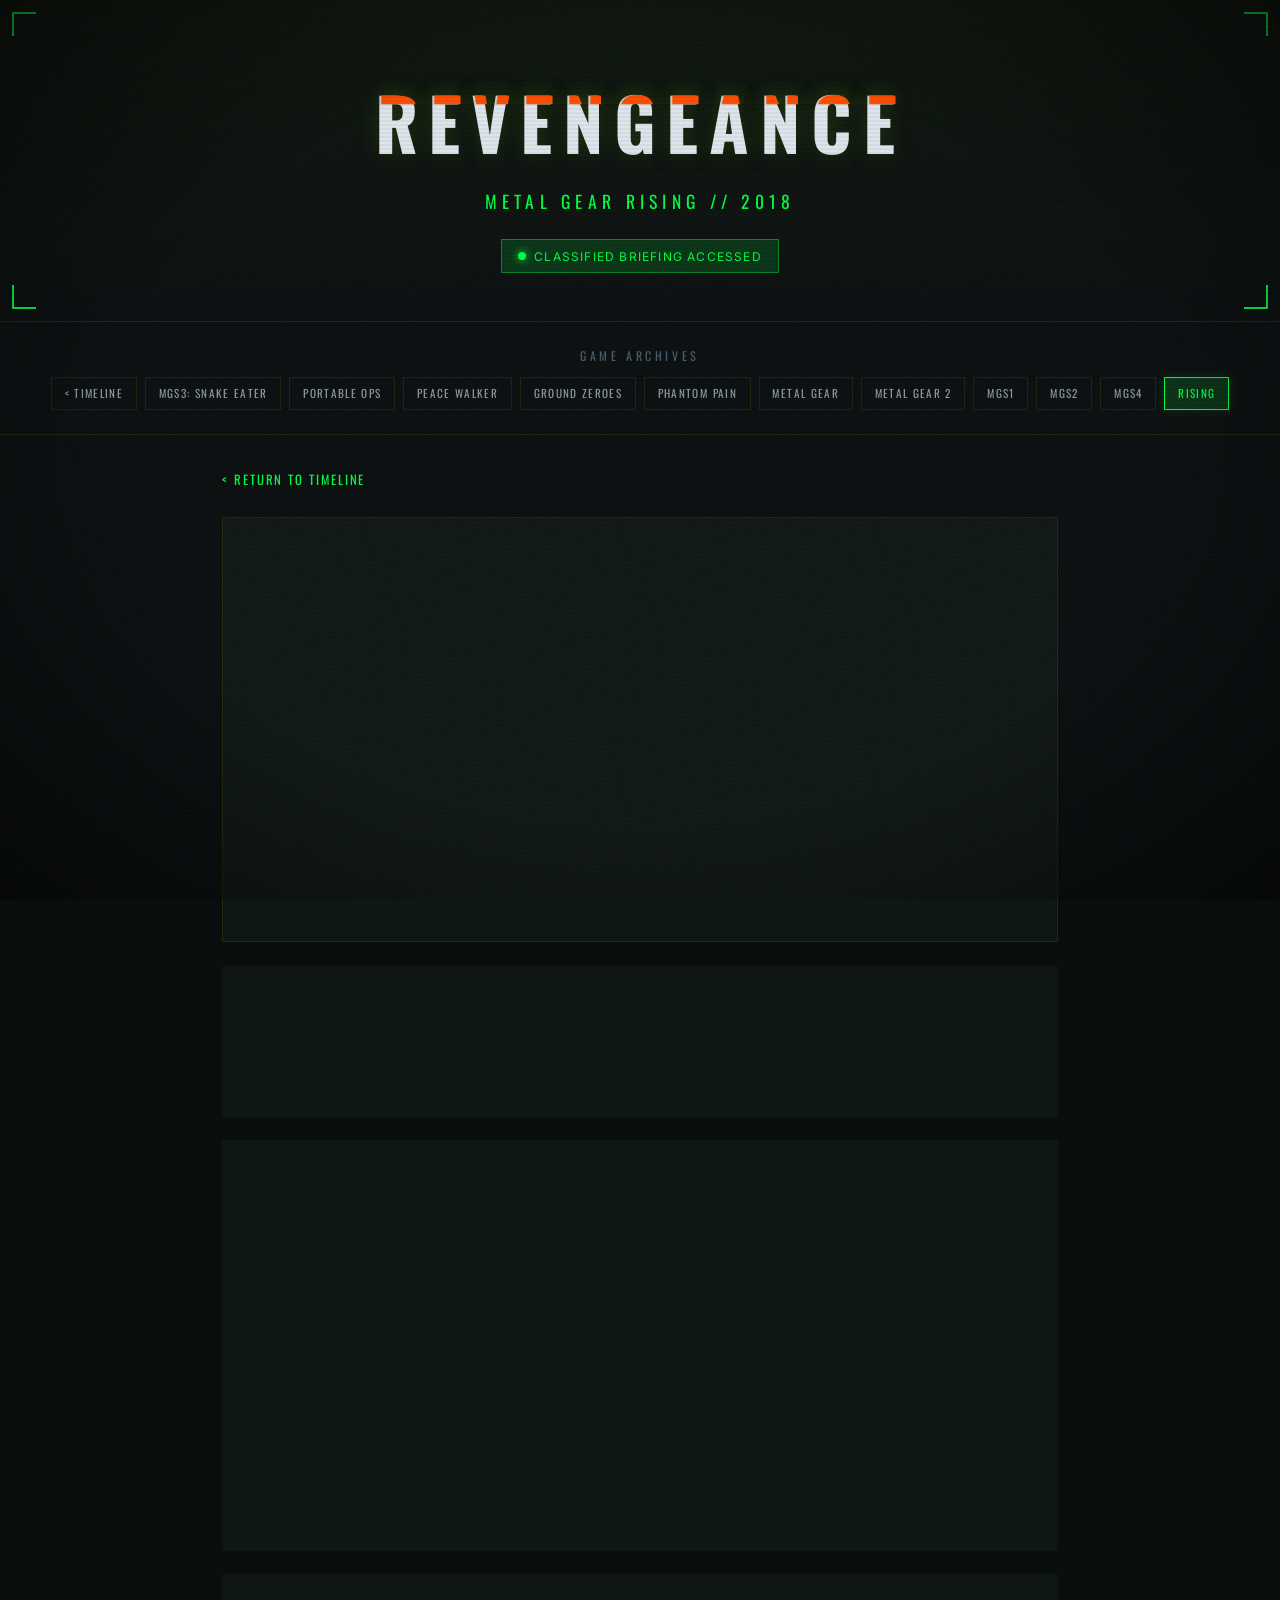
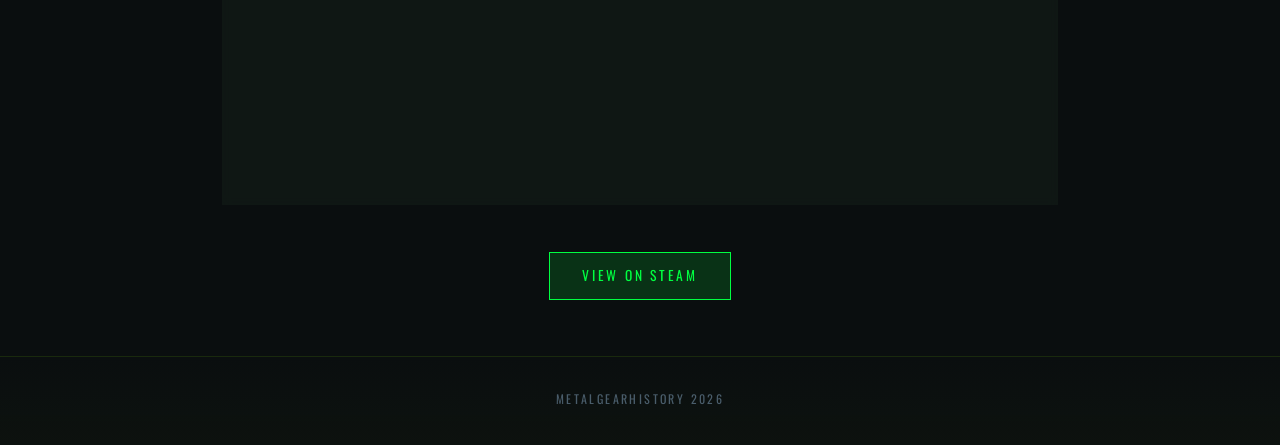
<file: games/rising-revengeance.html>
<!DOCTYPE html>
<html lang="en">
<head>
    <meta charset="UTF-8">
    <meta name="viewport" content="width=device-width, initial-scale=1.0">
    <title>Metal Gear Rising: Revengeance — MetalGearHistory</title>
    <link rel="preconnect" href="https://fonts.googleapis.com">
    <link rel="preconnect" href="https://fonts.gstatic.com" crossorigin>
    <link href="https://fonts.googleapis.com/css2?family=Oswald:wght@400;500;700&family=Inter:wght@300;400;600&display=swap" rel="stylesheet">
    <link rel="stylesheet" href="../styles.css">
</head>
<body>
    <div class="scanlines"></div>
    <div class="noise"></div>
    <div class="vignette"></div>

    <header class="hud-header" role="banner">
        <div class="hud-header__corner hud-header__corner--tl"></div>
        <div class="hud-header__corner hud-header__corner--tr"></div>
        <div class="hud-header__corner hud-header__corner--bl"></div>
        <div class="hud-header__corner hud-header__corner--br"></div>
        <div class="hud-header__content">
            <h1 class="hud-header__title" data-text="REVENGEANCE">REVENGEANCE</h1>
            <p class="hud-header__subtitle">METAL GEAR RISING // 2018</p>
            <div class="hud-header__status">
                <span class="status-dot"></span>
                <span class="status-text">CLASSIFIED BRIEFING ACCESSED</span>
            </div>
        </div>
    </header>

    <nav class="game-nav" role="navigation" aria-label="Game pages">
        <div class="game-nav__title">GAME ARCHIVES</div>
        <div class="game-nav__links">
            <a href="../index.html" class="game-nav__link">&lt; TIMELINE</a>
            <a href="mgs3-snake-eater.html" class="game-nav__link">MGS3: Snake Eater</a>
            <a href="portable-ops.html" class="game-nav__link">Portable Ops</a>
            <a href="peace-walker.html" class="game-nav__link">Peace Walker</a>
            <a href="ground-zeroes.html" class="game-nav__link">Ground Zeroes</a>
            <a href="phantom-pain.html" class="game-nav__link">Phantom Pain</a>
            <a href="metal-gear.html" class="game-nav__link">Metal Gear</a>
            <a href="metal-gear-2.html" class="game-nav__link">Metal Gear 2</a>
            <a href="metal-gear-solid-1.html" class="game-nav__link">MGS1</a>
            <a href="metal-gear-solid-2.html" class="game-nav__link">MGS2</a>
            <a href="metal-gear-solid-4.html" class="game-nav__link">MGS4</a>
            <a href="rising-revengeance.html" class="game-nav__link game-nav__link--active">Rising</a>
        </div>
    </nav>

    <main class="game-page" role="main">
        <div class="game-page__back">
            <a href="../index.html" class="hud-link">&lt; RETURN TO TIMELINE</a>
        </div>

        <div class="game-page__content">
            <div class="game-page__trailer">
                <iframe width="100%" height="400" src="https://www.youtube.com/embed/EMCkbDnaTDM" title="Metal Gear Rising: Revengeance Official Trailer" frameborder="0" allow="accelerometer; autoplay; clipboard-write; encrypted-media; gyroscope; picture-in-picture" allowfullscreen loading="lazy"></iframe>
            </div>

            <div class="knowledge-card">
                <h2 class="knowledge-card__title">Metal Gear Rising: Revengeance</h2>
                <p class="knowledge-card__operatives">Raiden // Jetstream Sam // Steven Armstrong</p>
                <div class="knowledge-card__meta">
                    <span class="meta-tag meta-tag--primary">2018</span>
                    <span class="meta-tag meta-tag--primary">Spinoff</span>
                    <span class="meta-tag meta-tag--primary">PS3 / Xbox 360 / PC</span>
                </div>
            </div>

            <div class="game-page__section">
                <h3 class="game-page__section-title">MISSION BRIEFING</h3>
                <p class="game-page__section-text">
                    Metal Gear Rising: Revengeance is a 2013 action hack-and-slash game developed by PlatinumGames and Kojima Productions, and published by Konami. A spinoff of the Metal Gear Solid series, the game stars Raiden—the protagonist of Metal Gear Solid 2—who has since become a cyborg ninja and bodyguard for the private military company Maverick. Set in 2018, four years after the events of Metal Gear Solid 4, the story follows Raiden as he seeks revenge against the terrorist organization Desperado, who have assassinated his employers and kidnapped children to be turned into child soldiers. The game marked a radical departure from the series' traditional stealth gameplay, embracing fast-paced combat, sword-based mechanics, and cinematic over-the-top action. Players can slice through enemies and objects in "Blade Mode," slow down time to target specific body parts, and engage in spectacular boss fights against characters like Jetstream Sam and Senator Steven Armstrong. Despite initial controversy over the shift in genre, Revengeance received critical acclaim for its combat system, visual style, and surprisingly deep narrative that explored the psychology of warfare, revenge, and redemption. The game's soundtrack—a fusion of heavy metal and electronic music—became iconic, with tracks like "Rules of Nature" defining the game's identity.
                </p>
            </div>

            <div class="game-page__section">
                <h3 class="game-page__section-title">SUMMARY</h3>
                <p class="game-page__section-text">
                    In 2018, cyborg ninja Raiden fights his way through a global conspiracy involving the terrorist group Desperado and the corrupt Senator Steven Armstrong. After his employer is assassinated and children are kidnapped for cyborg enhancement, Raiden embarks on a brutal quest for revenge. He battles Jetstream Sam, a rival cyborg swordsman, and ultimately confronts Armstrong, who plans to purge the weak and rebuild America through war. The game's narrative explores the cyclical nature of violence and the possibility of redemption, with Raiden ultimately choosing to protect the innocent rather than succumb to vengeance.
                </p>
            </div>

            <div class="game-page__steam">
                <a href="https://store.steampowered.com/app/235460" target="_blank" rel="noopener noreferrer" class="steam-btn">
                    VIEW ON STEAM
                </a>
            </div>
        </div>
    </main>

    <footer class="hud-footer" role="contentinfo">
        <div class="hud-footer__content">
            <p class="hud-footer__text">MetalGearHistory 2026</p>
        </div>
    </footer>

    <script src="../script.js"></script>
</body>
</html>
</file>
<file: styles.css>
:root {
  --bg-primary: #0a0e0f;
  --bg-secondary: #111916;
  --bg-card: rgba(17, 25, 22, 0.85);
  --primary: #3a5f0b;
  --primary-glow: rgba(58, 95, 11, 0.4);
  --accent: #ff4d00;
  --accent-glow: rgba(255, 77, 0, 0.3);
  --hud-green: #00ff41;
  --hud-green-dim: rgba(0, 255, 65, 0.15);
  --text-primary: #e0e6ed;
  --text-secondary: #8a9ba8;
  --text-muted: #4a5d6b;
  --border: rgba(58, 95, 11, 0.3);
  --border-bright: rgba(0, 255, 65, 0.4);
  --font-heading: 'Oswald', sans-serif;
  --font-body: 'Inter', sans-serif;
  --transition-fast: 0.2s ease;
  --transition-medium: 0.4s ease;
  --transition-slow: 0.8s ease;
}

*, *::before, *::after {
  margin: 0;
  padding: 0;
  box-sizing: border-box;
}

html {
  scroll-behavior: smooth;
  background: var(--bg-primary);
  color: var(--text-primary);
  font-family: var(--font-body);
  font-size: 16px;
  line-height: 1.6;
}

body {
  min-height: 100vh;
  overflow-x: hidden;
  cursor: crosshair;
}

/* ========== OVERLAYS ========== */
.scanlines {
  position: fixed;
  inset: 0;
  pointer-events: none;
  z-index: 1000;
  background: repeating-linear-gradient(
    0deg,
    transparent,
    transparent 2px,
    rgba(0, 0, 0, 0.15) 2px,
    rgba(0, 0, 0, 0.15) 4px
  );
  opacity: 0.3;
}

.noise {
  position: fixed;
  inset: 0;
  pointer-events: none;
  z-index: 999;
  opacity: 0.05;
  background-image: url("data:image/svg+xml,%3Csvg viewBox='0 0 256 256' xmlns='http://www.w3.org/2000/svg'%3E%3Cfilter id='noise'%3E%3CfeTurbulence type='fractalNoise' baseFrequency='0.9' numOctaves='4' stitchTiles='stitch'/%3E%3C/filter%3E%3Crect width='100%25' height='100%25' filter='url(%23noise)'/%3E%3C/svg%3E");
  background-size: 256px 256px;
}

.vignette {
  position: fixed;
  inset: 0;
  pointer-events: none;
  z-index: 998;
  background: radial-gradient(ellipse at center, transparent 60%, rgba(0, 0, 0, 0.6) 100%);
}

/* ========== CURSOR ========== */
a, button, select, input, .timeline__node, .knowledge-card {
  cursor: crosshair;
}

/* ========== HUD HEADER ========== */
.hud-header {
  position: relative;
  padding: 4rem 2rem 3rem;
  text-align: center;
  background: linear-gradient(180deg, rgba(58, 95, 11, 0.1) 0%, transparent 100%);
  border-bottom: 1px solid var(--border);
  scroll-snap-align: start;
}

.hud-header__corner {
  position: absolute;
  width: 24px;
  height: 24px;
  border-color: var(--hud-green);
  border-style: solid;
  border-width: 0;
}

.hud-header__corner--tl {
  top: 12px; left: 12px;
  border-top-width: 2px;
  border-left-width: 2px;
}
.hud-header__corner--tr {
  top: 12px; right: 12px;
  border-top-width: 2px;
  border-right-width: 2px;
}
.hud-header__corner--bl {
  bottom: 12px; left: 12px;
  border-bottom-width: 2px;
  border-left-width: 2px;
}
.hud-header__corner--br {
  bottom: 12px; right: 12px;
  border-bottom-width: 2px;
  border-right-width: 2px;
}

.hud-header__title {
  font-family: var(--font-heading);
  font-size: clamp(2rem, 6vw, 4.5rem);
  font-weight: 700;
  letter-spacing: 0.15em;
  text-transform: uppercase;
  color: var(--text-primary);
  position: relative;
  display: inline-block;
  text-shadow: 0 0 20px var(--primary-glow);
}

.hud-header__title::before {
  content: attr(data-text);
  position: absolute;
  left: 2px;
  top: 0;
  color: var(--accent);
  clip-path: inset(0 0 65% 0);
  animation: glitch 3s infinite linear alternate-reverse;
}

.hud-header__subtitle {
  font-family: var(--font-heading);
  font-size: clamp(0.75rem, 2vw, 1.1rem);
  letter-spacing: 0.3em;
  color: var(--hud-green);
  margin-top: 0.5rem;
  text-transform: uppercase;
}

.hud-header__status {
  display: inline-flex;
  align-items: center;
  gap: 0.5rem;
  margin-top: 1.5rem;
  padding: 0.4rem 1rem;
  border: 1px solid var(--border-bright);
  background: var(--hud-green-dim);
  font-family: var(--font-body);
  font-size: 0.75rem;
  letter-spacing: 0.1em;
  color: var(--hud-green);
  text-transform: uppercase;
}

.status-dot {
  width: 8px;
  height: 8px;
  border-radius: 50%;
  background: var(--hud-green);
  box-shadow: 0 0 8px var(--hud-green);
  animation: pulse 2s infinite;
}

/* ========== FILTER BAR ========== */
.filter-bar {
  display: flex;
  flex-wrap: wrap;
  gap: 1rem;
  align-items: flex-end;
  justify-content: center;
  padding: 1.5rem 2rem;
  background: rgba(10, 14, 15, 0.9);
  border-bottom: 1px solid var(--border);
  position: sticky;
  top: 0;
  z-index: 100;
  backdrop-filter: blur(8px);
}

.filter-bar__group {
  display: flex;
  flex-direction: column;
  gap: 0.35rem;
  min-width: 140px;
}

.filter-bar__group--search {
  flex: 1;
  min-width: 220px;
  max-width: 400px;
}

.filter-bar__label {
  font-family: var(--font-heading);
  font-size: 0.7rem;
  letter-spacing: 0.2em;
  color: var(--text-muted);
  text-transform: uppercase;
}

.hud-select,
.hud-input {
  background: var(--bg-secondary);
  border: 1px solid var(--border);
  color: var(--text-primary);
  padding: 0.6rem 1rem;
  font-family: var(--font-body);
  font-size: 0.85rem;
  letter-spacing: 0.05em;
  transition: border-color var(--transition-fast), box-shadow var(--transition-fast);
  appearance: none;
  outline: none;
}

.hud-select {
  background-image: url("data:image/svg+xml,%3Csvg xmlns='http://www.w3.org/2000/svg' width='12' height='12' viewBox='0 0 12 12'%3E%3Cpath d='M6 8L1 3h10z' fill='%2300ff41'/%3E%3C/svg%3E");
  background-repeat: no-repeat;
  background-position: right 0.75rem center;
  padding-right: 2rem;
}

.hud-input {
  width: 100%;
}

.hud-select:focus,
.hud-input:focus {
  border-color: var(--hud-green);
  box-shadow: 0 0 0 2px var(--hud-green-dim), inset 0 0 8px var(--hud-green-dim);
}

/* ========== TIMELINE ========== */
.timeline {
  position: relative;
  padding: 2rem 0 2rem;
}

.timeline__rail {
  position: absolute;
  left: 50%;
  top: 0;
  bottom: 0;
  width: 2px;
  background: linear-gradient(180deg, transparent 0%, var(--primary) 10%, var(--primary) 90%, transparent 100%);
  transform: translateX(-50%);
  opacity: 0.5;
}

.timeline__nodes {
  position: relative;
  max-width: 1200px;
  margin: 0 auto;
  padding: 0 2rem;
  display: flex;
  flex-direction: column;
  gap: 6rem;
}

.timeline__node:last-child {
  margin-bottom: 6rem;
}

/* ========== TIMELINE NODE ========== */
.timeline__node {
  position: relative;
  display: grid;
  grid-template-columns: 1fr 1fr;
  gap: 3rem;
  align-items: center;
  opacity: 0;
  transform: translateY(40px);
  transition: opacity var(--transition-slow), transform var(--transition-slow);
}

.timeline__node.is-visible {
  opacity: 1;
  transform: translateY(0);
}

.timeline__node::before {
  content: '';
  position: absolute;
  left: 50%;
  top: 50%;
  width: 16px;
  height: 16px;
  background: var(--bg-primary);
  border: 2px solid var(--hud-green);
  border-radius: 50%;
  transform: translate(-50%, -50%);
  box-shadow: 0 0 12px var(--hud-green);
  z-index: 2;
  transition: transform var(--transition-fast), box-shadow var(--transition-fast);
}

.timeline__node:hover::before {
  transform: translate(-50%, -50%) scale(1.3);
  box-shadow: 0 0 20px var(--hud-green);
}

.timeline__node:nth-child(even) .knowledge-card {
  order: 2;
}

.timeline__node:nth-child(even) .node-marker {
  order: 1;
}

/* ========== NODE MARKER ========== */
.node-marker {
  display: flex;
  flex-direction: column;
  align-items: center;
  gap: 0.5rem;
  text-align: center;
}

.node-marker__year {
  font-family: var(--font-heading);
  font-size: clamp(2rem, 4vw, 3.5rem);
  font-weight: 700;
  color: var(--hud-green);
  text-shadow: 0 0 15px var(--hud-green-dim);
  letter-spacing: 0.1em;
}

.node-marker__era {
  font-family: var(--font-heading);
  font-size: 0.8rem;
  letter-spacing: 0.25em;
  color: var(--text-secondary);
  text-transform: uppercase;
  padding: 0.3rem 0.8rem;
  border: 1px solid var(--border);
  background: var(--bg-card);
}

/* ========== KNOWLEDGE CARD ========== */
.knowledge-card {
  background: var(--bg-card);
  border: 1px solid var(--border);
  border-left: 3px solid var(--primary);
  padding: 1.5rem;
  position: relative;
  overflow: hidden;
  transition: border-color var(--transition-fast), box-shadow var(--transition-fast);
  backdrop-filter: blur(4px);
}

.knowledge-card::before {
  content: '';
  position: absolute;
  top: 0;
  left: 0;
  right: 0;
  height: 2px;
  background: linear-gradient(90deg, transparent, var(--primary), transparent);
  opacity: 0.5;
}

.knowledge-card:hover {
  border-color: var(--border-bright);
  box-shadow: 0 0 30px var(--primary-glow), inset 0 0 20px rgba(0, 255, 65, 0.03);
}

.knowledge-card__image {
  width: 100%;
  height: 200px;
  object-fit: cover;
  margin-bottom: 1rem;
  border: 1px solid var(--border);
  filter: grayscale(30%) contrast(1.1);
  transition: filter var(--transition-medium);
}

.knowledge-card:hover .knowledge-card__image {
  filter: grayscale(0%) contrast(1.15);
}

.knowledge-card__title {
  font-family: var(--font-heading);
  font-size: 1.4rem;
  font-weight: 700;
  color: var(--text-primary);
  margin-bottom: 0.25rem;
  text-transform: uppercase;
  letter-spacing: 0.08em;
}

.knowledge-card__operatives {
  font-family: var(--font-heading);
  font-size: 0.85rem;
  color: var(--accent);
  letter-spacing: 0.15em;
  text-transform: uppercase;
  margin-bottom: 0.75rem;
}

.knowledge-card__summary {
  font-size: 0.95rem;
  color: var(--text-secondary);
  line-height: 1.7;
  margin-bottom: 1rem;
}

.knowledge-card__meta {
  display: flex;
  flex-wrap: wrap;
  gap: 0.5rem;
}

.meta-tag {
  display: inline-block;
  padding: 0.2rem 0.6rem;
  font-size: 0.7rem;
  letter-spacing: 0.1em;
  text-transform: uppercase;
  border: 1px solid var(--border);
  color: var(--text-muted);
  background: rgba(0, 0, 0, 0.3);
}

.meta-tag--primary {
  border-color: var(--primary);
  color: var(--primary);
  background: rgba(58, 95, 11, 0.1);
}

/* ========== VIEW TOGGLES ========== */
.filter-bar__group--view {
  flex-direction: row;
  align-items: center;
  gap: 0.5rem;
  min-width: auto;
}

.view-btn {
  background: var(--bg-secondary);
  border: 1px solid var(--border);
  color: var(--text-muted);
  padding: 0.5rem 1rem;
  font-family: var(--font-heading);
  font-size: 0.75rem;
  letter-spacing: 0.15em;
  text-transform: uppercase;
  transition: all var(--transition-fast);
}

.view-btn:hover {
  border-color: var(--hud-green);
  color: var(--text-primary);
  box-shadow: 0 0 10px var(--hud-green-dim);
}

.view-btn--active {
  background: var(--hud-green-dim);
  border-color: var(--hud-green);
  color: var(--hud-green);
  box-shadow: 0 0 12px var(--hud-green-dim);
}

/* ========== STRATEGIC OVERVIEW ========== */
#timeline-view,
#strategic-view {
  display: none;
}

#timeline-view:not([hidden]),
#strategic-view:not([hidden]) {
  display: block !important;
}

.strategic-view {
  max-width: 1200px;
  margin: 0 auto;
  padding: 2rem;
}

.strategic-content {
  display: flex;
  flex-direction: column;
  gap: 3rem;
}

.strategic-section {
  border: 1px solid var(--border);
  background: var(--bg-card);
  padding: 1.5rem;
  backdrop-filter: blur(4px);
}

.strategic-section__title {
  font-family: var(--font-heading);
  font-size: 1.3rem;
  letter-spacing: 0.15em;
  color: var(--hud-green);
  margin-bottom: 0.25rem;
  text-transform: uppercase;
  text-shadow: 0 0 10px var(--hud-green-dim);
}

.strategic-section__subtitle {
  font-size: 0.8rem;
  color: var(--text-muted);
  margin-bottom: 1.5rem;
  letter-spacing: 0.1em;
  text-transform: uppercase;
}

.strategic-block {
  margin-bottom: 2rem;
  padding: 1rem;
  border-left: 3px solid var(--primary);
  background: rgba(0, 0, 0, 0.2);
}

.strategic-block__title {
  font-family: var(--font-heading);
  font-size: 1rem;
  letter-spacing: 0.2em;
  color: var(--accent);
  margin-bottom: 1rem;
  text-transform: uppercase;
}

.strategic-block__timeline {
  display: flex;
  flex-direction: column;
  gap: 1rem;
}

.strategic-entry {
  padding: 0.75rem;
  border: 1px solid var(--border);
  background: rgba(10, 14, 15, 0.6);
  transition: border-color var(--transition-fast), box-shadow var(--transition-fast);
}

.strategic-entry:hover {
  border-color: var(--border-bright);
  box-shadow: 0 0 15px var(--primary-glow);
}

.strategic-entry__header {
  display: flex;
  flex-wrap: wrap;
  align-items: center;
  gap: 0.75rem;
  margin-bottom: 0.5rem;
}

.strategic-entry__year {
  font-family: var(--font-heading);
  font-size: 1.2rem;
  font-weight: 700;
  color: var(--hud-green);
  letter-spacing: 0.1em;
}

.strategic-entry__title {
  font-family: var(--font-heading);
  font-size: 0.9rem;
  color: var(--text-primary);
  text-transform: uppercase;
  letter-spacing: 0.08em;
  flex: 1;
}

.strategic-entry__conflict {
  font-size: 0.7rem;
  color: var(--text-muted);
  letter-spacing: 0.1em;
  text-transform: uppercase;
  padding: 0.2rem 0.5rem;
  border: 1px solid var(--border);
}

.strategic-entry__personnel {
  display: flex;
  flex-wrap: wrap;
  gap: 0.4rem;
  margin-bottom: 0.75rem;
}

.strategic-entry__person {
  font-size: 0.75rem;
  color: var(--accent);
  letter-spacing: 0.1em;
  text-transform: uppercase;
}

.strategic-entry__dossier {
  display: flex;
  flex-direction: column;
  gap: 0.5rem;
  padding: 0.75rem;
  background: rgba(0, 0, 0, 0.3);
  border: 1px solid var(--border);
}

.strategic-entry__section {
  font-size: 0.85rem;
  color: var(--text-secondary);
  line-height: 1.6;
}

.strategic-entry__section strong {
  color: var(--hud-green);
  font-family: var(--font-heading);
  letter-spacing: 0.1em;
  text-transform: uppercase;
  font-size: 0.75rem;
  display: inline-block;
  margin-right: 0.5rem;
}

.strategic-entry__section--citation {
  border-top: 1px solid var(--border);
  padding-top: 0.5rem;
  margin-top: 0.25rem;
}

.strategic-entry__section code {
  color: var(--hud-green);
  font-family: 'Courier New', monospace;
  font-size: 0.8rem;
}

/* ========== DOSSIER TOGGLE ========== */
.dossier-toggle {
  display: inline-flex;
  align-items: center;
  gap: 0.5rem;
  margin-top: 1rem;
  padding: 0.5rem 1rem;
  background: transparent;
  border: 1px solid var(--border);
  color: var(--hud-green);
  font-family: var(--font-heading);
  font-size: 0.75rem;
  letter-spacing: 0.15em;
  text-transform: uppercase;
  transition: all var(--transition-fast);
}

.dossier-toggle:hover {
  background: var(--hud-green-dim);
  border-color: var(--hud-green);
  box-shadow: 0 0 12px var(--hud-green-dim);
}

.dossier-toggle__icon {
  color: var(--hud-green);
}

.knowledge-card__dossier {
  margin-top: 1rem;
  padding: 1rem;
  border: 1px solid var(--border);
  background: rgba(0, 0, 0, 0.3);
  display: none;
}

.knowledge-card__dossier[hidden] {
  display: none;
}

.knowledge-card__dossier:not([hidden]) {
  display: block;
  animation: fadeIn 0.3s ease;
}

@keyframes fadeIn {
  from { opacity: 0; transform: translateY(-5px); }
  to { opacity: 1; transform: translateY(0); }
}

.dossier-section {
  margin-bottom: 1rem;
}

.dossier-section:last-child {
  margin-bottom: 0;
}

.dossier-section__title {
  font-family: var(--font-heading);
  font-size: 0.75rem;
  letter-spacing: 0.2em;
  color: var(--hud-green);
  text-transform: uppercase;
  margin-bottom: 0.4rem;
  text-shadow: 0 0 8px var(--hud-green-dim);
}

.dossier-section__content {
  font-size: 0.85rem;
  color: var(--text-secondary);
  line-height: 1.7;
}

.dossier-section__content--source {
  color: var(--text-primary);
  font-style: italic;
}

.dossier-citation {
  font-family: 'Courier New', monospace;
  font-size: 0.8rem;
  color: var(--hud-green);
  padding: 0.5rem;
  background: rgba(0, 255, 65, 0.05);
  border: 1px solid var(--border);
  display: inline-block;
  letter-spacing: 0.05em;
}

/* ========== HUD FOOTER ========== */
.hud-footer {
  padding: 2rem;
  text-align: center;
  border-top: 1px solid var(--border);
  background: linear-gradient(0deg, rgba(58, 95, 11, 0.05) 0%, transparent 100%);
}

.hud-footer__text {
  font-family: var(--font-heading);
  font-size: 0.75rem;
  letter-spacing: 0.2em;
  color: var(--text-muted);
  text-transform: uppercase;
  margin-bottom: 0.3rem;
}

/* ========== ANIMATIONS ========== */
@keyframes glitch {
  0% { clip-path: inset(40% 0 61% 0); transform: translate(-2px, 2px); }
  20% { clip-path: inset(92% 0 1% 0); transform: translate(1px, -1px); }
  40% { clip-path: inset(43% 0 1% 0); transform: translate(-1px, 2px); }
  60% { clip-path: inset(25% 0 58% 0); transform: translate(2px, 1px); }
  80% { clip-path: inset(54% 0 7% 0); transform: translate(-2px, -1px); }
  100% { clip-path: inset(58% 0 43% 0); transform: translate(1px, 2px); }
}

@keyframes pulse {
  0%, 100% { opacity: 1; }
  50% { opacity: 0.4; }
}

/* ========== RESPONSIVE ========== */
@media (max-width: 900px) {
  .timeline__node {
    grid-template-columns: 1fr;
    gap: 1.5rem;
  }

  .timeline__node::before {
    left: 1.5rem;
    top: 2rem;
  }

  .timeline__rail {
    left: 1.5rem;
  }

  .timeline__node:nth-child(even) .knowledge-card {
    order: unset;
  }

  .timeline__node:nth-child(even) .node-marker {
    order: unset;
  }

  .node-marker {
    flex-direction: row;
    justify-content: flex-start;
    padding-left: 3rem;
    text-align: left;
  }

  .knowledge-card {
    margin-left: 3rem;
  }

  .filter-bar {
    flex-direction: column;
    align-items: stretch;
  }

  .filter-bar__group--search {
    max-width: none;
  }

  .filter-bar__group--view {
    justify-content: center;
  }

  .strategic-entry__header {
    flex-direction: column;
    align-items: flex-start;
  }
}

@media (max-width: 600px) {
  html {
    font-size: 14px;
  }

  .hud-header {
    padding: 3rem 1rem 2rem;
  }

  .timeline__nodes {
    padding: 0 1rem;
    gap: 4rem;
  }

  .timeline__node::before {
    left: 1rem;
    width: 12px;
    height: 12px;
  }

  .timeline__rail {
    left: 1rem;
  }

  .node-marker {
    padding-left: 2.5rem;
  }

  .knowledge-card {
    margin-left: 2.5rem;
    padding: 1rem;
  }

  .strategic-view {
    padding: 1rem;
  }

  .strategic-section {
    padding: 1rem;
  }

  .strategic-block {
    padding: 0.75rem;
  }

  .view-btn {
    padding: 0.4rem 0.75rem;
    font-size: 0.7rem;
  }
}

/* ========== UTILITY ========== */
.sr-only {
  position: absolute;
  width: 1px;
  height: 1px;
  padding: 0;
  margin: -1px;
  overflow: hidden;
  clip: rect(0, 0, 0, 0);
  white-space: nowrap;
  border-width: 0;
}

/* Loading shimmer for images */
.knowledge-card__image-placeholder {
  width: 100%;
  height: 200px;
  background: linear-gradient(90deg, var(--bg-secondary) 25%, var(--bg-card) 50%, var(--bg-secondary) 75%);
  background-size: 200% 100%;
  animation: shimmer 1.5s infinite;
  margin-bottom: 1rem;
  border: 1px solid var(--border);
}

@keyframes shimmer {
  0% { background-position: 200% 0; }
  100% { background-position: -200% 0; }
}

/* No results state */
.no-results {
  text-align: center;
  padding: 4rem 2rem;
  color: var(--text-muted);
}

.no-results__title {
  font-family: var(--font-heading);
  font-size: 1.5rem;
  letter-spacing: 0.1em;
  margin-bottom: 0.5rem;
}

.no-results__text {
  font-size: 0.9rem;
  color: var(--text-secondary);
}

/* ========== GAME NAVIGATION ========== */
.game-nav {
  padding: 1.5rem 2rem;
  background: rgba(10, 14, 15, 0.95);
  border-bottom: 1px solid var(--border);
  text-align: center;
}

.game-nav__title {
  font-family: var(--font-heading);
  font-size: 0.75rem;
  letter-spacing: 0.3em;
  color: var(--text-muted);
  text-transform: uppercase;
  margin-bottom: 0.75rem;
}

.game-nav__links {
  display: flex;
  flex-wrap: wrap;
  gap: 0.5rem;
  justify-content: center;
}

.game-nav__link {
  padding: 0.4rem 0.8rem;
  border: 1px solid var(--border);
  color: var(--text-secondary);
  font-family: var(--font-heading);
  font-size: 0.7rem;
  letter-spacing: 0.12em;
  text-transform: uppercase;
  text-decoration: none;
  transition: all var(--transition-fast);
  cursor: crosshair;
}

.game-nav__link:hover {
  border-color: var(--hud-green);
  color: var(--hud-green);
  box-shadow: 0 0 10px var(--hud-green-dim);
}

.game-nav__link--active {
  border-color: var(--hud-green);
  color: var(--hud-green);
  background: var(--hud-green-dim);
  box-shadow: 0 0 10px var(--hud-green-dim);
}

/* ========== GAME PAGE ========== */
.game-page {
  max-width: 900px;
  margin: 0 auto;
  padding: 2rem;
}

.game-page__back {
  margin-bottom: 1.5rem;
}

.hud-link {
  color: var(--hud-green);
  font-family: var(--font-heading);
  font-size: 0.8rem;
  letter-spacing: 0.15em;
  text-transform: uppercase;
  text-decoration: none;
  transition: text-shadow var(--transition-fast);
  cursor: crosshair;
}

.hud-link:hover {
  text-shadow: 0 0 10px var(--hud-green-dim);
}

.game-page__content {
  display: flex;
  flex-direction: column;
  gap: 1.5rem;
}

.game-page__trailer {
  border: 1px solid var(--border);
  background: var(--bg-card);
  padding: 0.5rem;
}

.game-page__section {
  padding: 1.25rem;
  border: 1px solid var(--border);
  background: var(--bg-card);
  backdrop-filter: blur(4px);
}

.game-page__section-title {
  font-family: var(--font-heading);
  font-size: 0.8rem;
  letter-spacing: 0.25em;
  color: var(--hud-green);
  text-transform: uppercase;
  margin-bottom: 0.75rem;
  text-shadow: 0 0 8px var(--hud-green-dim);
}

.game-page__section-text {
  font-size: 0.95rem;
  color: var(--text-secondary);
  line-height: 1.7;
}

.game-page__steam {
  text-align: center;
  padding: 1.5rem;
}

.steam-btn {
  display: inline-block;
  padding: 0.75rem 2rem;
  background: var(--hud-green-dim);
  border: 1px solid var(--hud-green);
  color: var(--hud-green);
  font-family: var(--font-heading);
  font-size: 0.85rem;
  letter-spacing: 0.2em;
  text-transform: uppercase;
  text-decoration: none;
  transition: all var(--transition-fast);
  cursor: crosshair;
}

.steam-btn:hover {
  background: var(--hud-green);
  color: var(--bg-primary);
  box-shadow: 0 0 20px var(--hud-green-dim);
}

.game-page__steam-note {
  font-size: 0.75rem;
  color: var(--text-muted);
  margin-top: 0.75rem;
  letter-spacing: 0.1em;
  text-transform: uppercase;
}

@media (max-width: 600px) {
  .game-nav {
    padding: 1rem;
  }

  .game-nav__links {
    gap: 0.4rem;
  }

  .game-nav__link {
    padding: 0.3rem 0.6rem;
    font-size: 0.65rem;
  }

  .game-page {
    padding: 1rem;
  }

  .game-page__trailer {
    padding: 0;
  }

  .game-page__trailer iframe {
    height: 200px;
  }

  .game-page__section {
    padding: 1rem;
  }
}
</file>
